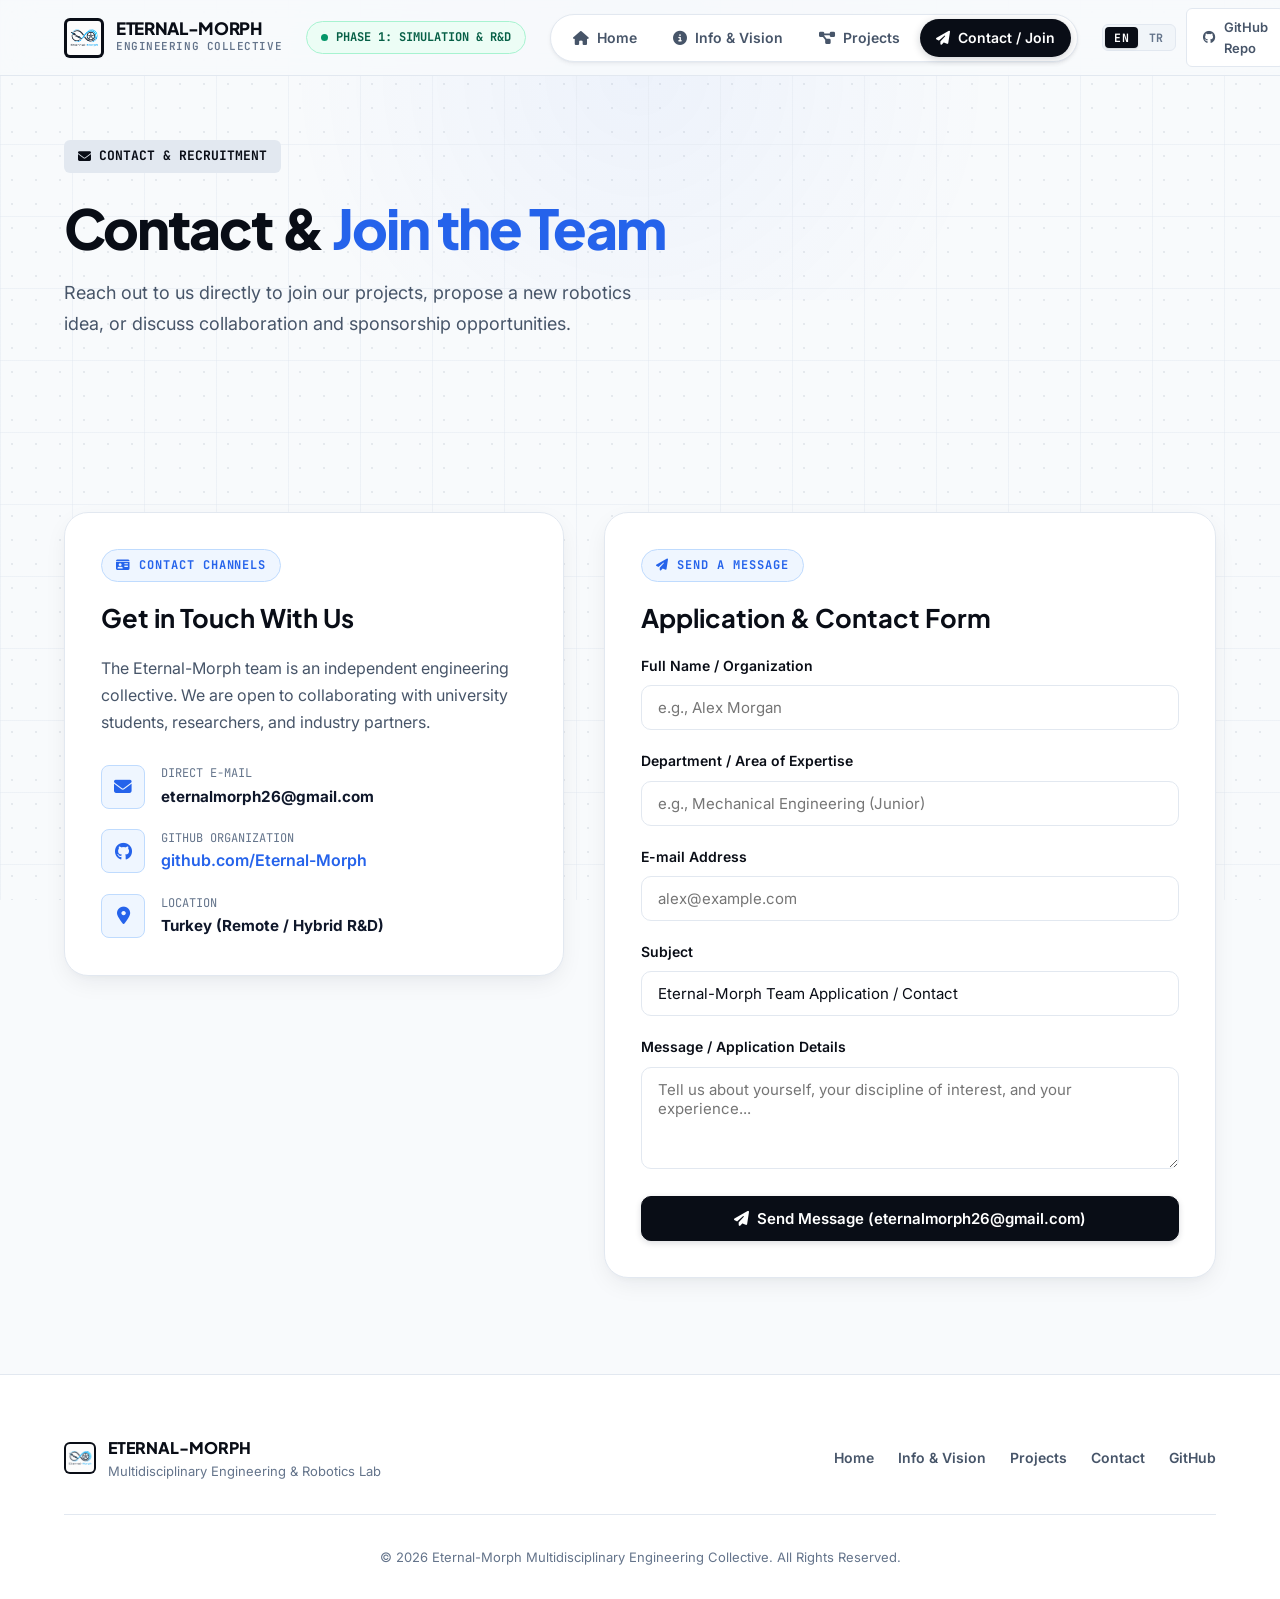
<file: contact/index.html>
<!DOCTYPE html>
<html lang="en">
<head>
    <meta charset="UTF-8">
    <meta name="viewport" content="width=device-width, initial-scale=1.0">
    <title data-i18n="meta.contact.title">Contact &amp; Join Us | Eternal-Morph</title>
    <meta name="description" content="Eternal-Morph: Team membership applications, robotics project proposals, and sponsorship contact portal.">
    <meta name="keywords" content="Eternal Morph contact, Eternal-Morph apply, join team, engineering internship, sponsorship, project proposal">
    <meta name="author" content="Eternal-Morph Engineering Team">
    <meta name="robots" content="index, follow">

    <!-- Canonical URL -->
    <link rel="canonical" href="https://eternalmorph.com.tr/contact/">

    <!-- Favicon & Touch Icon -->
    <link rel="icon" type="image/x-icon" href="/favicon.ico">
    <link rel="shortcut icon" href="/favicon.ico">
    <link rel="icon" type="image/png" href="/favicon.png">
    <link rel="apple-touch-icon" href="/assets/logo.png">

    <!-- Open Graph -->
    <meta property="og:type" content="website">
    <meta property="og:url" content="https://eternalmorph.com.tr/contact/">
    <meta property="og:title" content="Contact &amp; Join Us | Eternal-Morph">
    <meta property="og:description" content="Eternal-Morph: Team applications, project proposals, and sponsorship contact portal.">
    <meta property="og:image" content="https://eternalmorph.com.tr/assets/logo.png">
    <meta property="og:site_name" content="Eternal-Morph">
    <meta property="og:locale" content="en_US">

    <!-- Twitter Cards -->
    <meta name="twitter:card" content="summary_large_image">
    <meta name="twitter:url" content="https://eternalmorph.com.tr/contact/">
    <meta name="twitter:title" content="Contact &amp; Join Us | Eternal-Morph">
    <meta name="twitter:description" content="Eternal-Morph application, contact, and sponsorship portal.">
    <meta name="twitter:image" content="https://eternalmorph.com.tr/assets/logo.png">

    <!-- JSON-LD -->
    <script type="application/ld+json">
    {
      "@context": "https://schema.org",
      "@type": "ContactPage",
      "name": "Contact & Join Us",
      "url": "https://eternalmorph.com.tr/contact/",
      "description": "Eternal-Morph application, contact, and sponsorship portal.",
      "publisher": {
        "@type": "Organization",
        "name": "Eternal-Morph",
        "logo": "https://eternalmorph.com.tr/assets/logo.png"
      }
    }
    </script>
    
    <!-- Fonts -->
    <link rel="preconnect" href="https://fonts.googleapis.com">
    <link rel="preconnect" href="https://fonts.gstatic.com" crossorigin>
    <link href="https://fonts.googleapis.com/css2?family=Inter:wght@300;400;500;600;700&family=JetBrains+Mono:wght@400;500;600&family=Plus+Jakarta+Sans:wght@500;600;700;800&display=swap" rel="stylesheet">
    <link rel="stylesheet" href="https://cdnjs.cloudflare.com/ajax/libs/font-awesome/6.4.0/css/all.min.css">
    <link rel="stylesheet" href="../style.css">
</head>
<body>

    <div class="em-bg-glow"></div>
    <div class="em-bg-grid"></div>

    <!-- Header -->
    <header class="em-header" id="header">
        <div class="em-container em-header-container">
            <a href="/" class="em-brand">
                <img src="../assets/logo.png" alt="Eternal-Morph Logo" class="em-brand-logo">
                <div class="em-brand-text">
                    <span class="em-brand-main">ETERNAL-MORPH</span>
                    <span class="em-brand-sub">ENGINEERING COLLECTIVE</span>
                </div>
            </a>

            <div class="em-status-badge">
                <span class="em-pulse-dot"></span>
                <span data-i18n="nav.status">PHASE 1: SIMULATION &amp; R&amp;D</span>
            </div>

            <nav class="em-nav" id="nav-menu">
                <ul class="em-nav-list">
                    <li><a href="/" class="em-nav-link" data-i18n-html="nav.home"><i class="fa-solid fa-house"></i> Home</a></li>
                    <li><a href="/information/" class="em-nav-link" data-i18n-html="nav.info"><i class="fa-solid fa-circle-info"></i> Info &amp; Vision</a></li>
                    <li><a href="/projects/" class="em-nav-link" data-i18n-html="nav.projects"><i class="fa-solid fa-diagram-project"></i> Projects</a></li>
                    <li><a href="/contact/" class="em-nav-link active" data-i18n-html="nav.contact"><i class="fa-solid fa-paper-plane"></i> Contact / Join</a></li>
                </ul>
            </nav>

            <div class="em-header-actions">
                <div class="em-lang-switch" role="group" aria-label="Language Switcher">
                    <button type="button" class="em-lang-btn active" data-lang="en">EN</button>
                    <button type="button" class="em-lang-btn" data-lang="tr">TR</button>
                </div>
                <a href="https://github.com/Eternal-Morph" target="_blank" rel="noopener" class="em-btn em-btn-outline em-btn-sm" data-i18n-html="nav.github">
                    <i class="fa-brands fa-github"></i> GitHub Repo
                </a>
                <button class="em-menu-toggle" id="menu-toggle" aria-label="Toggle Menu">
                    <i class="fa-solid fa-bars"></i>
                </button>
            </div>
        </div>
    </header>

    <!-- Contact Hero -->
    <section class="em-hero" style="padding-top:140px; padding-bottom:40px;">
        <div class="em-container">
            <div class="em-hero-tag">
                <i class="fa-solid fa-envelope"></i> CONTACT &amp; RECRUITMENT
            </div>
            <h1 class="em-hero-title" data-i18n-html="contact.hero.title">
                Contact &amp; <span class="em-gradient-text">Join the Team</span>
            </h1>
            <p class="em-hero-subtitle" data-i18n="contact.hero.subtitle">
                Reach out to us directly to join our projects, propose a new robotics idea, or discuss collaboration and sponsorship opportunities.
            </p>
        </div>
    </section>

    <!-- Contact Grid -->
    <section class="em-section">
        <div class="em-container">
            <div class="em-contact-grid">
                
                <!-- Direct Info Card -->
                <div class="em-contact-card">
                    <span class="em-section-subtitle" data-i18n-html="contact.info.sub"><i class="fa-solid fa-id-card"></i> CONTACT CHANNELS</span>
                    <h2 style="font-family:var(--em-font-display); font-size:1.6rem; color:var(--em-primary); margin-bottom:16px;" data-i18n="contact.info.title">
                        Get in Touch With Us
                    </h2>
                    <p style="color:var(--em-text-secondary); margin-bottom:28px; line-height:1.7;" data-i18n="contact.info.desc">
                        The Eternal-Morph team is an independent engineering collective. We are open to collaborating with university students, researchers, and industry partners.
                    </p>

                    <div style="display:flex; flex-direction:column; gap:20px;">
                        <div style="display:flex; align-items:center; gap:16px;">
                            <div style="width:44px; height:44px; border-radius:8px; background:var(--em-accent-subtle); border:1px solid var(--em-accent-border); display:flex; align-items:center; justify-content:center; color:var(--em-accent); font-size:1.1rem;">
                                <i class="fa-solid fa-envelope"></i>
                            </div>
                            <div>
                                <span style="display:block; font-size:0.75rem; color:var(--em-text-muted); font-family:var(--em-font-mono);" data-i18n="contact.info.emailLabel">DIRECT E-MAIL</span>
                                <strong style="color:var(--em-text-primary); font-size:0.95rem;">eternalmorph26@gmail.com</strong>
                            </div>
                        </div>

                        <div style="display:flex; align-items:center; gap:16px;">
                            <div style="width:44px; height:44px; border-radius:8px; background:var(--em-accent-subtle); border:1px solid var(--em-accent-border); display:flex; align-items:center; justify-content:center; color:var(--em-accent); font-size:1.1rem;">
                                <i class="fa-brands fa-github"></i>
                            </div>
                            <div>
                                <span style="display:block; font-size:0.75rem; color:var(--em-text-muted); font-family:var(--em-font-mono);" data-i18n="contact.info.githubLabel">GITHUB ORGANIZATION</span>
                                <a href="https://github.com/Eternal-Morph" target="_blank" rel="noopener" style="color:var(--em-accent); text-decoration:none; font-weight:600;">github.com/Eternal-Morph</a>
                            </div>
                        </div>

                        <div style="display:flex; align-items:center; gap:16px;">
                            <div style="width:44px; height:44px; border-radius:8px; background:var(--em-accent-subtle); border:1px solid var(--em-accent-border); display:flex; align-items:center; justify-content:center; color:var(--em-accent); font-size:1.1rem;">
                                <i class="fa-solid fa-location-dot"></i>
                            </div>
                            <div>
                                <span style="display:block; font-size:0.75rem; color:var(--em-text-muted); font-family:var(--em-font-mono);" data-i18n="contact.info.locLabel">LOCATION</span>
                                <strong style="color:var(--em-text-primary); font-size:0.95rem;" data-i18n="contact.info.locVal">Turkey (Remote / Hybrid R&amp;D)</strong>
                            </div>
                        </div>
                    </div>
                </div>

                <!-- Form Card -->
                <div class="em-contact-card">
                    <span class="em-section-subtitle" data-i18n-html="contact.form.sub"><i class="fa-solid fa-paper-plane"></i> SEND A MESSAGE</span>
                    <h2 style="font-family:var(--em-font-display); font-size:1.6rem; color:var(--em-primary); margin-bottom:16px;" data-i18n="contact.form.title">
                        Application &amp; Contact Form
                    </h2>
                    <form id="contact-form" onsubmit="handleContactSubmit(event)">
                        <div class="em-form-group">
                            <label for="c-name" data-i18n="contact.form.nameLabel">Full Name / Organization</label>
                            <input type="text" name="name" id="c-name" class="em-form-input" placeholder="e.g., Alex Morgan" data-i18n-placeholder="contact.form.namePh" required>
                        </div>
                        <div class="em-form-group">
                            <label for="c-department" data-i18n="contact.form.deptLabel">Department / Area of Expertise</label>
                            <input type="text" name="department" id="c-department" class="em-form-input" placeholder="e.g., Mechanical Engineering (Junior)" data-i18n-placeholder="contact.form.deptPh" required>
                        </div>
                        <div class="em-form-group">
                            <label for="c-email" data-i18n="contact.form.emailLabel">E-mail Address</label>
                            <input type="email" name="email" id="c-email" class="em-form-input" placeholder="alex@example.com" data-i18n-placeholder="contact.form.emailPh" required>
                        </div>
                        <div class="em-form-group">
                            <label for="c-subject" data-i18n="contact.form.subjectLabel">Subject</label>
                            <input type="text" name="subject" id="c-subject" class="em-form-input" value="Eternal-Morph Team Application / Contact" data-i18n-value="contact.form.subjectVal" required>
                        </div>
                        <div class="em-form-group">
                            <label for="c-message" data-i18n="contact.form.msgLabel">Message / Application Details</label>
                            <textarea name="message" id="c-message" class="em-form-input" rows="4" placeholder="Tell us about yourself, your discipline of interest, and your experience..." data-i18n-placeholder="contact.form.msgPh" required></textarea>
                        </div>
                        <button type="submit" id="contact-submit-btn" class="em-btn em-btn-primary em-btn-block" data-i18n-html="contact.form.submit">
                            <i class="fa-solid fa-paper-plane"></i> Send Message (eternalmorph26@gmail.com)
                        </button>
                        <div id="contact-form-status" class="em-form-status" style="display:none;"></div>
                    </form>
                </div>

            </div>
        </div>
    </section>

    <!-- Footer -->
    <footer class="em-footer">
        <div class="em-container em-footer-content">
            <div class="em-footer-top">
                <div class="em-footer-brand">
                    <img src="../assets/logo.png" alt="Eternal Morph Logo" class="em-footer-logo">
                    <div>
                        <h4>ETERNAL-MORPH</h4>
                        <p data-i18n="footer.subtitle">Multidisciplinary Engineering &amp; Robotics Lab</p>
                    </div>
                </div>
                <div class="em-footer-links">
                    <a href="/" data-i18n="footer.home">Home</a>
                    <a href="/information/" data-i18n="footer.info">Info &amp; Vision</a>
                    <a href="/projects/" data-i18n="footer.projects">Projects</a>
                    <a href="/contact/" data-i18n="footer.contact">Contact</a>
                    <a href="https://github.com/Eternal-Morph" target="_blank" rel="noopener">GitHub</a>
                </div>
            </div>
            <div class="em-footer-copy">
                <p data-i18n="footer.copy">&copy; 2026 Eternal-Morph Multidisciplinary Engineering Collective. All Rights Reserved.</p>
            </div>
        </div>
    </footer>

    <script src="../script.js?v=i18n1"></script>
</body>
</html>
</file>
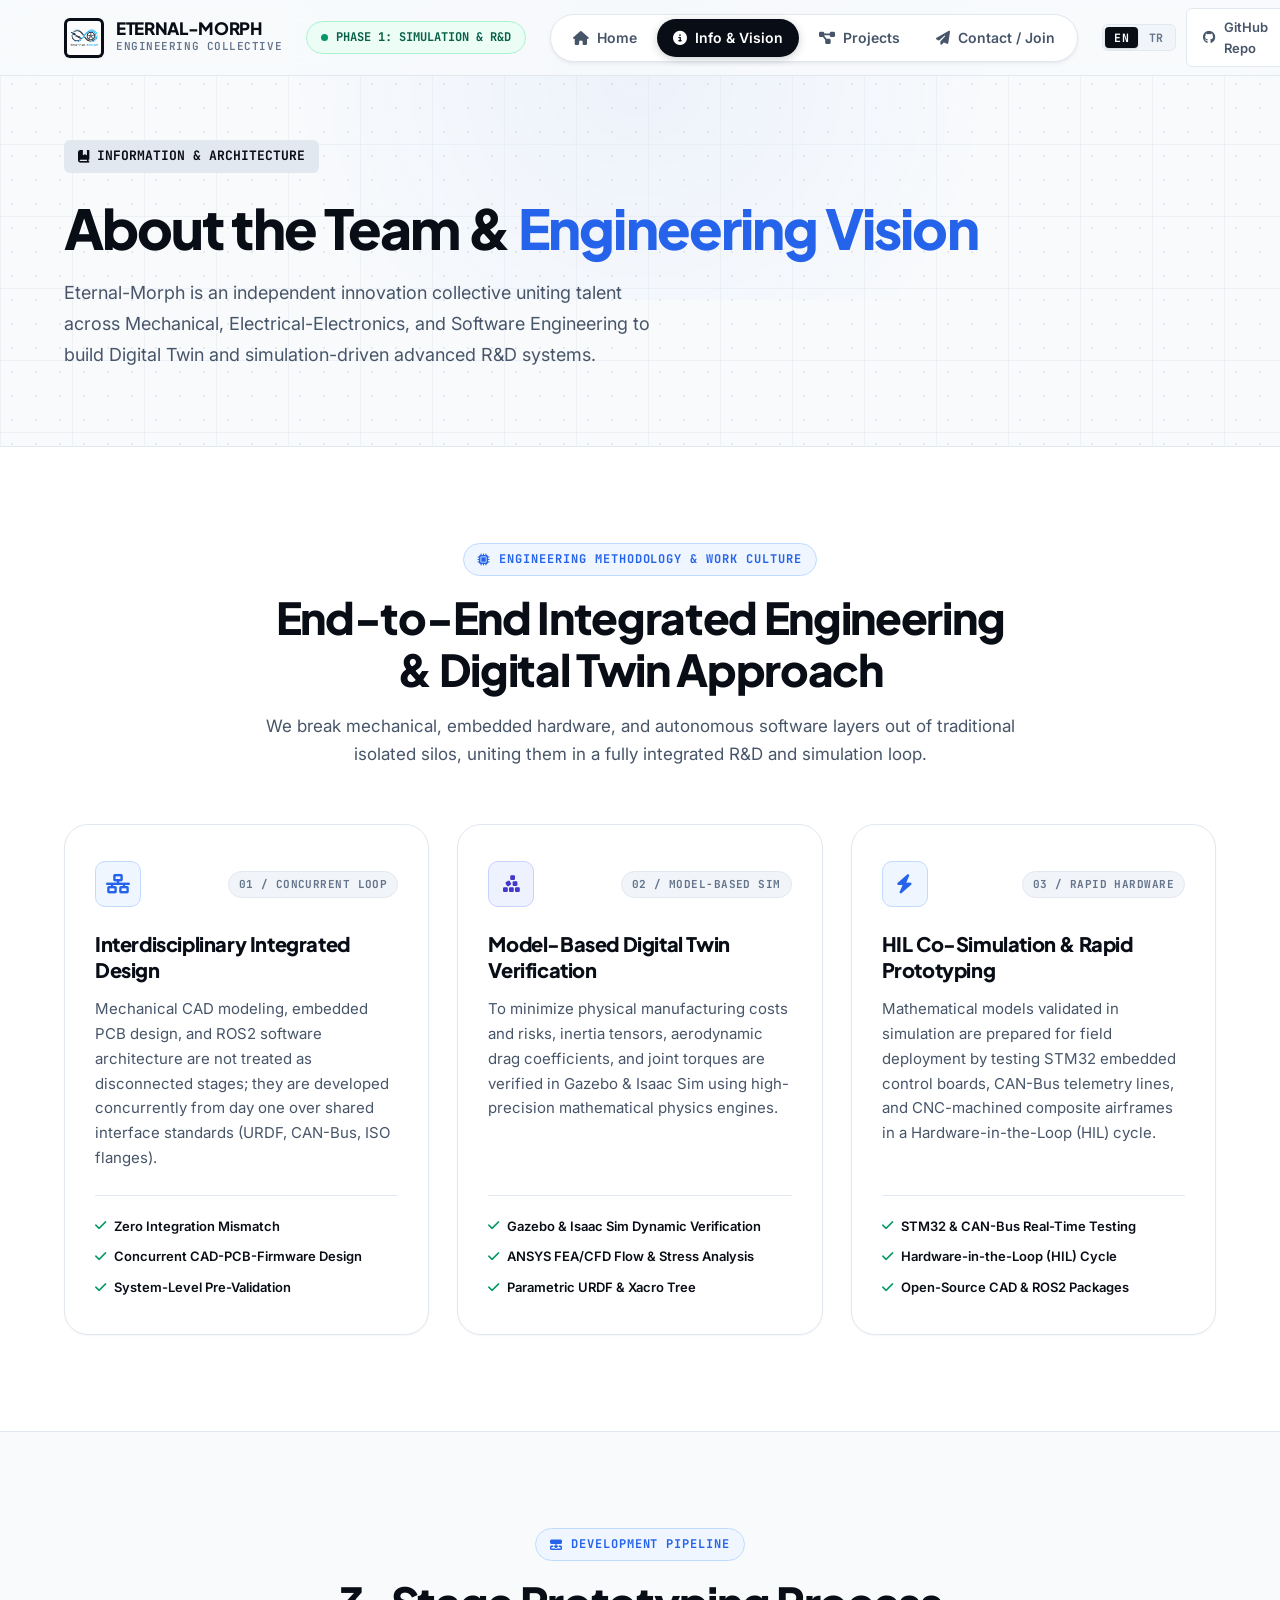
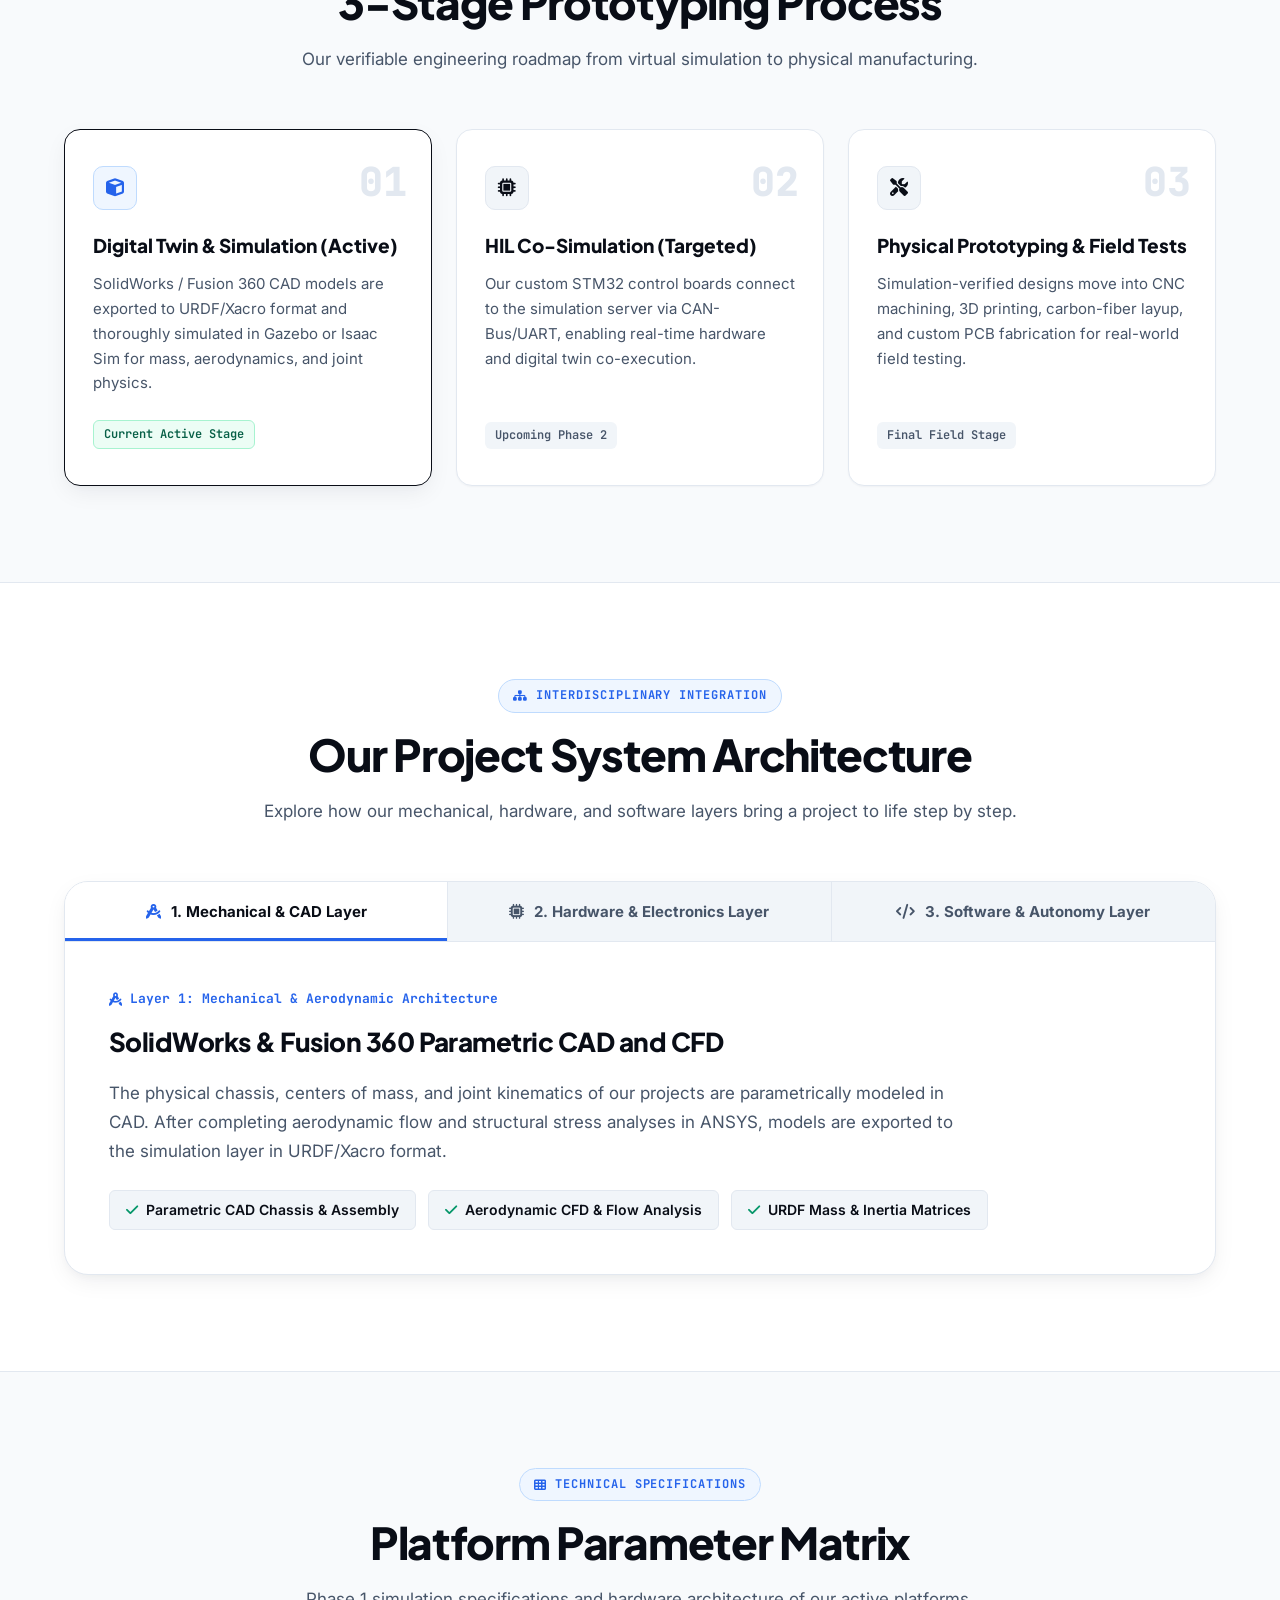
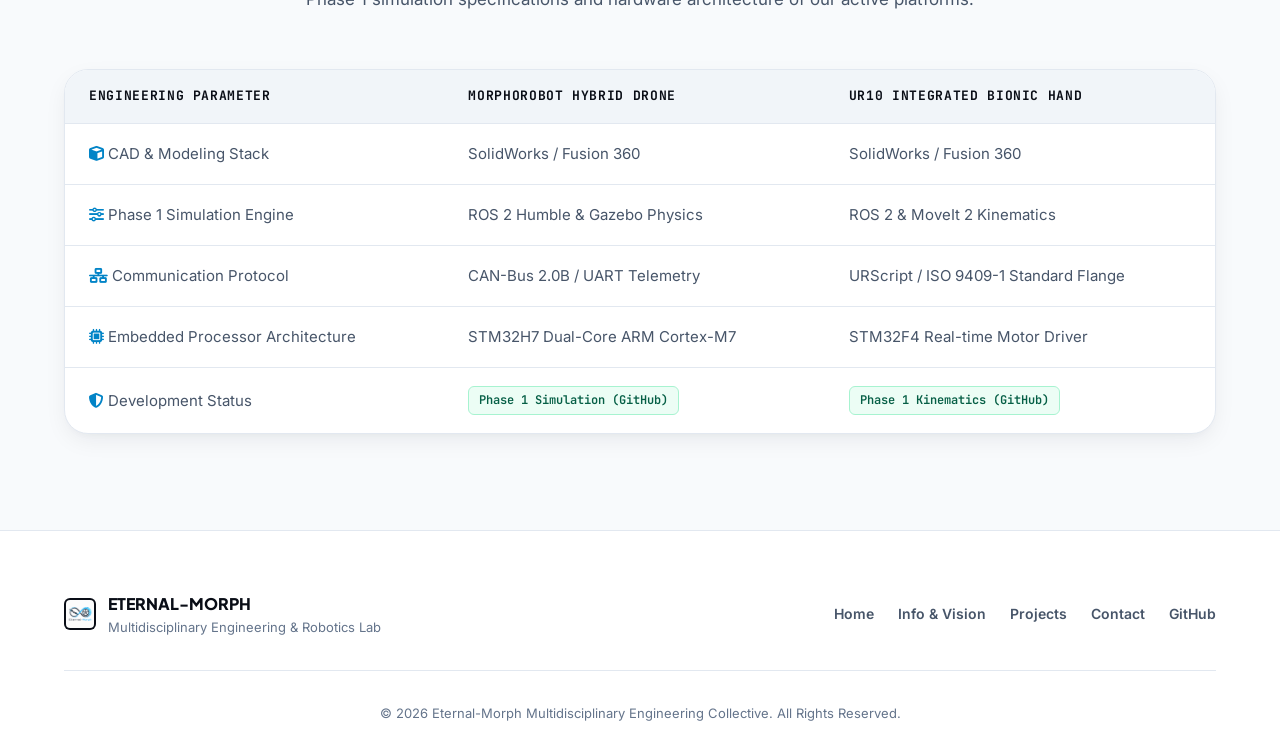
<file: information/index.html>
<!DOCTYPE html>
<html lang="en">
<head>
    <meta charset="UTF-8">
    <meta name="viewport" content="width=device-width, initial-scale=1.0">
    <title data-i18n="meta.info.title">About &amp; Engineering Vision | Eternal-Morph</title>
    <meta name="description" content="Eternal-Morph: Vision, HIL, and simulation methodology of our multidisciplinary engineering collective uniting Mechanical, Electrical-Electronics, and Software Engineering.">
    <meta name="keywords" content="Eternal Morph vision, Eternal-Morph team, multidisciplinary engineering, HIL simulation, digital twin, robotics vision">
    <meta name="author" content="Eternal-Morph Engineering Team">
    <meta name="robots" content="index, follow">

    <!-- Canonical URL -->
    <link rel="canonical" href="https://eternalmorph.com.tr/information/">

    <!-- Favicon & Touch Icon -->
    <link rel="icon" type="image/x-icon" href="/favicon.ico">
    <link rel="shortcut icon" href="/favicon.ico">
    <link rel="icon" type="image/png" href="/favicon.png">
    <link rel="apple-touch-icon" href="/assets/logo.png">

    <!-- Open Graph -->
    <meta property="og:type" content="article">
    <meta property="og:url" content="https://eternalmorph.com.tr/information/">
    <meta property="og:title" content="About &amp; Engineering Vision | Eternal-Morph">
    <meta property="og:description" content="Eternal-Morph: Vision and methodology of our multidisciplinary engineering collective.">
    <meta property="og:image" content="https://eternalmorph.com.tr/assets/logo.png">
    <meta property="og:site_name" content="Eternal-Morph">
    <meta property="og:locale" content="en_US">

    <!-- Twitter Cards -->
    <meta name="twitter:card" content="summary_large_image">
    <meta name="twitter:url" content="https://eternalmorph.com.tr/information/">
    <meta name="twitter:title" content="About &amp; Engineering Vision | Eternal-Morph">
    <meta name="twitter:description" content="Our multidisciplinary engineering collective's vision and simulation methodology.">
    <meta name="twitter:image" content="https://eternalmorph.com.tr/assets/logo.png">

    <!-- JSON-LD -->
    <script type="application/ld+json">
    {
      "@context": "https://schema.org",
      "@type": "AboutPage",
      "name": "About & Engineering Vision",
      "url": "https://eternalmorph.com.tr/information/",
      "description": "Vision, HIL, and simulation methodology of the Eternal-Morph multidisciplinary collective.",
      "publisher": {
        "@type": "Organization",
        "name": "Eternal-Morph",
        "logo": "https://eternalmorph.com.tr/assets/logo.png"
      }
    }
    </script>
    
    <!-- Fonts -->
    <link rel="preconnect" href="https://fonts.googleapis.com">
    <link rel="preconnect" href="https://fonts.gstatic.com" crossorigin>
    <link href="https://fonts.googleapis.com/css2?family=Inter:wght@300;400;500;600;700&family=JetBrains+Mono:wght@400;500;600&family=Plus+Jakarta+Sans:wght@500;600;700;800&display=swap" rel="stylesheet">
    <link rel="stylesheet" href="https://cdnjs.cloudflare.com/ajax/libs/font-awesome/6.4.0/css/all.min.css">
    <link rel="stylesheet" href="../style.css">
</head>
<body>

    <div class="em-bg-glow"></div>
    <div class="em-bg-grid"></div>

    <!-- Header -->
    <header class="em-header" id="header">
        <div class="em-container em-header-container">
            <a href="/" class="em-brand">
                <img src="../assets/logo.png" alt="Eternal-Morph Logo" class="em-brand-logo">
                <div class="em-brand-text">
                    <span class="em-brand-main">ETERNAL-MORPH</span>
                    <span class="em-brand-sub">ENGINEERING COLLECTIVE</span>
                </div>
            </a>

            <div class="em-status-badge">
                <span class="em-pulse-dot"></span>
                <span data-i18n="nav.status">PHASE 1: SIMULATION &amp; R&amp;D</span>
            </div>

            <nav class="em-nav" id="nav-menu">
                <ul class="em-nav-list">
                    <li><a href="/" class="em-nav-link" data-i18n-html="nav.home"><i class="fa-solid fa-house"></i> Home</a></li>
                    <li><a href="/information/" class="em-nav-link active" data-i18n-html="nav.info"><i class="fa-solid fa-circle-info"></i> Info &amp; Vision</a></li>
                    <li><a href="/projects/" class="em-nav-link" data-i18n-html="nav.projects"><i class="fa-solid fa-diagram-project"></i> Projects</a></li>
                    <li><a href="/contact/" class="em-nav-link" data-i18n-html="nav.contact"><i class="fa-solid fa-paper-plane"></i> Contact / Join</a></li>
                </ul>
            </nav>

            <div class="em-header-actions">
                <div class="em-lang-switch" role="group" aria-label="Language Switcher">
                    <button type="button" class="em-lang-btn active" data-lang="en">EN</button>
                    <button type="button" class="em-lang-btn" data-lang="tr">TR</button>
                </div>
                <a href="https://github.com/Eternal-Morph" target="_blank" rel="noopener" class="em-btn em-btn-outline em-btn-sm" data-i18n-html="nav.github">
                    <i class="fa-brands fa-github"></i> GitHub Repo
                </a>
                <button class="em-menu-toggle" id="menu-toggle" aria-label="Toggle Menu">
                    <i class="fa-solid fa-bars"></i>
                </button>
            </div>
        </div>
    </header>

    <!-- Inner Page Hero -->
    <section class="em-hero" style="padding-top:140px; padding-bottom:40px;">
        <div class="em-container">
            <div class="em-hero-tag">
                <i class="fa-solid fa-book-bookmark"></i> INFORMATION &amp; ARCHITECTURE
            </div>
            <h1 class="em-hero-title" data-i18n-html="info.hero.title">
                About the Team &amp; <span class="em-gradient-text">Engineering Vision</span>
            </h1>
            <p class="em-hero-subtitle" data-i18n="info.hero.subtitle">
                Eternal-Morph is an independent innovation collective uniting talent across Mechanical, Electrical-Electronics, and Software Engineering to build Digital Twin and simulation-driven advanced R&amp;D systems.
            </p>
        </div>
    </section>

    <!-- Team Vision & Engineering Methodology -->
    <section id="vizyon" class="em-section em-section-alt">
        <div class="em-container">
            <div class="em-section-header">
                <span class="em-section-subtitle" data-i18n-html="home.vision.sub"><i class="fa-solid fa-microchip"></i> ENGINEERING METHODOLOGY &amp; WORK CULTURE</span>
                <h2 class="em-section-title" data-i18n="home.vision.title">End-to-End Integrated Engineering &amp; Digital Twin Approach</h2>
                <p class="em-section-desc" data-i18n="home.vision.desc">We break mechanical, embedded hardware, and autonomous software layers out of traditional isolated silos, uniting them in a fully integrated R&amp;D and simulation loop.</p>
            </div>

            <div class="em-values-grid">
                <!-- CARD 1 -->
                <div class="em-value-card">
                    <div class="em-value-header">
                        <div class="em-value-icon"><i class="fa-solid fa-network-wired"></i></div>
                        <span class="em-value-step" data-i18n="home.vision.c1Step">01 / CONCURRENT LOOP</span>
                    </div>
                    <h3 data-i18n="home.vision.c1Title">Interdisciplinary Integrated Design</h3>
                    <p data-i18n="home.vision.c1Desc">Mechanical CAD modeling, embedded PCB design, and ROS2 software architecture are not treated as disconnected stages; they are developed concurrently from day one over shared interface standards (URDF, CAN-Bus, ISO flanges).</p>
                    <div class="em-value-specs">
                        <span class="em-spec-pill" data-i18n-html="home.vision.c1P1"><i class="fa-solid fa-check"></i> Zero Integration Mismatch</span>
                        <span class="em-spec-pill" data-i18n-html="home.vision.c1P2"><i class="fa-solid fa-check"></i> Concurrent CAD-PCB-Firmware Design</span>
                        <span class="em-spec-pill" data-i18n-html="home.vision.c1P3"><i class="fa-solid fa-check"></i> System-Level Pre-Validation</span>
                    </div>
                </div>

                <!-- CARD 2 -->
                <div class="em-value-card">
                    <div class="em-value-header">
                        <div class="em-value-icon em-icon-accent"><i class="fa-solid fa-cubes-stacked"></i></div>
                        <span class="em-value-step" data-i18n="home.vision.c2Step">02 / MODEL-BASED SIM</span>
                    </div>
                    <h3 data-i18n="home.vision.c2Title">Model-Based Digital Twin Verification</h3>
                    <p data-i18n="home.vision.c2Desc">To minimize physical manufacturing costs and risks, inertia tensors, aerodynamic drag coefficients, and joint torques are verified in Gazebo &amp; Isaac Sim using high-precision mathematical physics engines.</p>
                    <div class="em-value-specs">
                        <span class="em-spec-pill" data-i18n-html="home.vision.c2P1"><i class="fa-solid fa-check"></i> Gazebo &amp; Isaac Sim Dynamic Verification</span>
                        <span class="em-spec-pill" data-i18n-html="home.vision.c2P2"><i class="fa-solid fa-check"></i> ANSYS FEA/CFD Flow &amp; Stress Analysis</span>
                        <span class="em-spec-pill" data-i18n-html="home.vision.c2P3"><i class="fa-solid fa-check"></i> Parametric URDF &amp; Xacro Tree</span>
                    </div>
                </div>

                <!-- CARD 3 -->
                <div class="em-value-card">
                    <div class="em-value-header">
                        <div class="em-value-icon"><i class="fa-solid fa-bolt"></i></div>
                        <span class="em-value-step" data-i18n="home.vision.c3Step">03 / RAPID HARDWARE</span>
                    </div>
                    <h3 data-i18n="home.vision.c3Title">HIL Co-Simulation &amp; Rapid Prototyping</h3>
                    <p data-i18n="home.vision.c3Desc">Mathematical models validated in simulation are prepared for field deployment by testing STM32 embedded control boards, CAN-Bus telemetry lines, and CNC-machined composite airframes in a Hardware-in-the-Loop (HIL) cycle.</p>
                    <div class="em-value-specs">
                        <span class="em-spec-pill" data-i18n-html="home.vision.c3P1"><i class="fa-solid fa-check"></i> STM32 &amp; CAN-Bus Real-Time Testing</span>
                        <span class="em-spec-pill" data-i18n-html="home.vision.c3P2"><i class="fa-solid fa-check"></i> Hardware-in-the-Loop (HIL) Cycle</span>
                        <span class="em-spec-pill" data-i18n-html="home.vision.c3P3"><i class="fa-solid fa-check"></i> Open-Source CAD &amp; ROS2 Packages</span>
                    </div>
                </div>
            </div>
        </div>
    </section>

    <!-- 3-Step Development Methodology -->
    <section class="em-section">
        <div class="em-container">
            <div class="em-section-header">
                <span class="em-section-subtitle" data-i18n-html="info.pipe.sub"><i class="fa-solid fa-diagram-next"></i> DEVELOPMENT PIPELINE</span>
                <h2 class="em-section-title" data-i18n="info.pipe.title">3-Stage Prototyping Process</h2>
                <p class="em-section-desc" data-i18n="info.pipe.desc">Our verifiable engineering roadmap from virtual simulation to physical manufacturing.</p>
            </div>

            <div class="em-hil-pipeline">
                <div class="em-pipeline-step active-step">
                    <div class="em-step-number">01</div>
                    <div class="em-step-icon em-icon-cyan"><i class="fa-solid fa-cube"></i></div>
                    <h3 data-i18n="info.pipe.s1Title">Digital Twin &amp; Simulation (Active)</h3>
                    <p data-i18n="info.pipe.s1Desc">SolidWorks / Fusion 360 CAD models are exported to URDF/Xacro format and thoroughly simulated in Gazebo or Isaac Sim for mass, aerodynamics, and joint physics.</p>
                    <span class="em-step-tag em-tag-active" data-i18n="info.pipe.s1Tag">Current Active Stage</span>
                </div>

                <div class="em-pipeline-step">
                    <div class="em-step-number">02</div>
                    <div class="em-step-icon"><i class="fa-solid fa-microchip"></i></div>
                    <h3 data-i18n="info.pipe.s2Title">HIL Co-Simulation (Targeted)</h3>
                    <p data-i18n="info.pipe.s2Desc">Our custom STM32 control boards connect to the simulation server via CAN-Bus/UART, enabling real-time hardware and digital twin co-execution.</p>
                    <span class="em-step-tag" data-i18n="info.pipe.s2Tag">Upcoming Phase 2</span>
                </div>

                <div class="em-pipeline-step">
                    <div class="em-step-number">03</div>
                    <div class="em-step-icon"><i class="fa-solid fa-screwdriver-wrench"></i></div>
                    <h3 data-i18n="info.pipe.s3Title">Physical Prototyping &amp; Field Tests</h3>
                    <p data-i18n="info.pipe.s3Desc">Simulation-verified designs move into CNC machining, 3D printing, carbon-fiber layup, and custom PCB fabrication for real-world field testing.</p>
                    <span class="em-step-tag" data-i18n="info.pipe.s3Tag">Final Field Stage</span>
                </div>
            </div>
        </div>
    </section>

    <!-- Interactive System Architecture Explorer -->
    <section id="mimari" class="em-section em-section-alt">
        <div class="em-container">
            <div class="em-section-header">
                <span class="em-section-subtitle" data-i18n-html="home.arch.sub"><i class="fa-solid fa-sitemap"></i> INTERDISCIPLINARY INTEGRATION</span>
                <h2 class="em-section-title" data-i18n="home.arch.title">Our Project System Architecture</h2>
                <p class="em-section-desc" data-i18n="home.arch.desc">Explore how our mechanical, hardware, and software layers bring a project to life step by step.</p>
            </div>

            <div class="em-architecture-explorer">
                <div class="em-arch-tabs">
                    <button class="em-arch-tab active" data-arch="mech" data-i18n-html="home.arch.tabMech">
                        <i class="fa-solid fa-compass-drafting"></i> 1. Mechanical &amp; CAD Layer
                    </button>
                    <button class="em-arch-tab" data-arch="elec" data-i18n-html="home.arch.tabElec">
                        <i class="fa-solid fa-microchip"></i> 2. Hardware &amp; Electronics Layer
                    </button>
                    <button class="em-arch-tab" data-arch="soft" data-i18n-html="home.arch.tabSoft">
                        <i class="fa-solid fa-code"></i> 3. Software &amp; Autonomy Layer
                    </button>
                </div>

                <div class="em-arch-content-box" id="arch-display-content">
                    <div class="em-arch-info">
                        <div class="em-arch-badge"><i class="fa-solid fa-compass-drafting"></i> Layer 1: Mechanical &amp; Aerodynamic Architecture</div>
                        <h3>SolidWorks &amp; Fusion 360 Parametric CAD and CFD</h3>
                        <p>The physical chassis, centers of mass, and joint kinematics of our projects are parametrically modeled in CAD. After completing aerodynamic flow and structural stress analyses in ANSYS, models are exported to the simulation layer in URDF/Xacro format.</p>
                        <div class="em-arch-highlights-list">
                            <span><i class="fa-solid fa-check"></i> Parametric CAD Chassis &amp; Assembly</span>
                            <span><i class="fa-solid fa-check"></i> Aerodynamic CFD &amp; Flow Analysis</span>
                            <span><i class="fa-solid fa-check"></i> URDF Mass &amp; Inertia Matrices</span>
                        </div>
                    </div>
                </div>
            </div>
        </div>
    </section>

    <!-- Engineering Comparison Matrix -->
    <section class="em-section">
        <div class="em-container">
            <div class="em-section-header">
                <span class="em-section-subtitle" data-i18n-html="home.matrix.sub"><i class="fa-solid fa-table-cells"></i> TECHNICAL SPECIFICATIONS</span>
                <h2 class="em-section-title" data-i18n="home.matrix.title">Platform Parameter Matrix</h2>
                <p class="em-section-desc" data-i18n="home.matrix.desc">Phase 1 simulation specifications and hardware architecture of our active platforms.</p>
            </div>

            <div class="em-matrix-wrapper">
                <table class="em-matrix-table">
                    <thead>
                        <tr>
                            <th data-i18n="home.matrix.colParam">ENGINEERING PARAMETER</th>
                            <th data-i18n="home.matrix.colMorpho">MORPHOROBOT HYBRID DRONE</th>
                            <th data-i18n="home.matrix.colHand">UR10 INTEGRATED BIONIC HAND</th>
                        </tr>
                    </thead>
                    <tbody>
                        <tr>
                            <td data-i18n-html="home.matrix.r1Label"><i class="fa-solid fa-cube t-cyan"></i> CAD &amp; Modeling Stack</td>
                            <td>SolidWorks / Fusion 360</td>
                            <td>SolidWorks / Fusion 360</td>
                        </tr>
                        <tr>
                            <td data-i18n-html="home.matrix.r2Label"><i class="fa-solid fa-sliders t-cyan"></i> Phase 1 Simulation Engine</td>
                            <td>ROS 2 Humble &amp; Gazebo Physics</td>
                            <td>ROS 2 &amp; MoveIt 2 Kinematics</td>
                        </tr>
                        <tr>
                            <td data-i18n-html="home.matrix.r3Label"><i class="fa-solid fa-network-wired t-cyan"></i> Communication Protocol</td>
                            <td data-i18n="home.matrix.r3Morpho">CAN-Bus 2.0B / UART Telemetry</td>
                            <td data-i18n="home.matrix.r3Hand">URScript / ISO 9409-1 Standard Flange</td>
                        </tr>
                        <tr>
                            <td data-i18n-html="home.matrix.r4Label"><i class="fa-solid fa-microchip t-cyan"></i> Embedded Processor Architecture</td>
                            <td>STM32H7 Dual-Core ARM Cortex-M7</td>
                            <td>STM32F4 Real-time Motor Driver</td>
                        </tr>
                        <tr>
                            <td data-i18n-html="home.matrix.r5Label"><i class="fa-solid fa-shield-halved t-cyan"></i> Development Status</td>
                            <td><span class="em-step-tag em-tag-active" data-i18n="home.matrix.r5Morpho">Phase 1 Simulation (GitHub)</span></td>
                            <td><span class="em-step-tag em-tag-active" data-i18n="home.matrix.r5Hand">Phase 1 Kinematics (GitHub)</span></td>
                        </tr>
                    </tbody>
                </table>
            </div>
        </div>
    </section>

    <!-- Footer -->
    <footer class="em-footer">
        <div class="em-container em-footer-content">
            <div class="em-footer-top">
                <div class="em-footer-brand">
                    <img src="../assets/logo.png" alt="Eternal Morph Logo" class="em-footer-logo">
                    <div>
                        <h4>ETERNAL-MORPH</h4>
                        <p data-i18n="footer.subtitle">Multidisciplinary Engineering &amp; Robotics Lab</p>
                    </div>
                </div>
                <div class="em-footer-links">
                    <a href="/" data-i18n="footer.home">Home</a>
                    <a href="/information/" data-i18n="footer.info">Info &amp; Vision</a>
                    <a href="/projects/" data-i18n="footer.projects">Projects</a>
                    <a href="/contact/" data-i18n="footer.contact">Contact</a>
                    <a href="https://github.com/Eternal-Morph" target="_blank" rel="noopener">GitHub</a>
                </div>
            </div>
            <div class="em-footer-copy">
                <p data-i18n="footer.copy">&copy; 2026 Eternal-Morph Multidisciplinary Engineering Collective. All Rights Reserved.</p>
            </div>
        </div>
    </footer>

    <script src="../script.js?v=i18n1"></script>
</body>
</html>
</file>
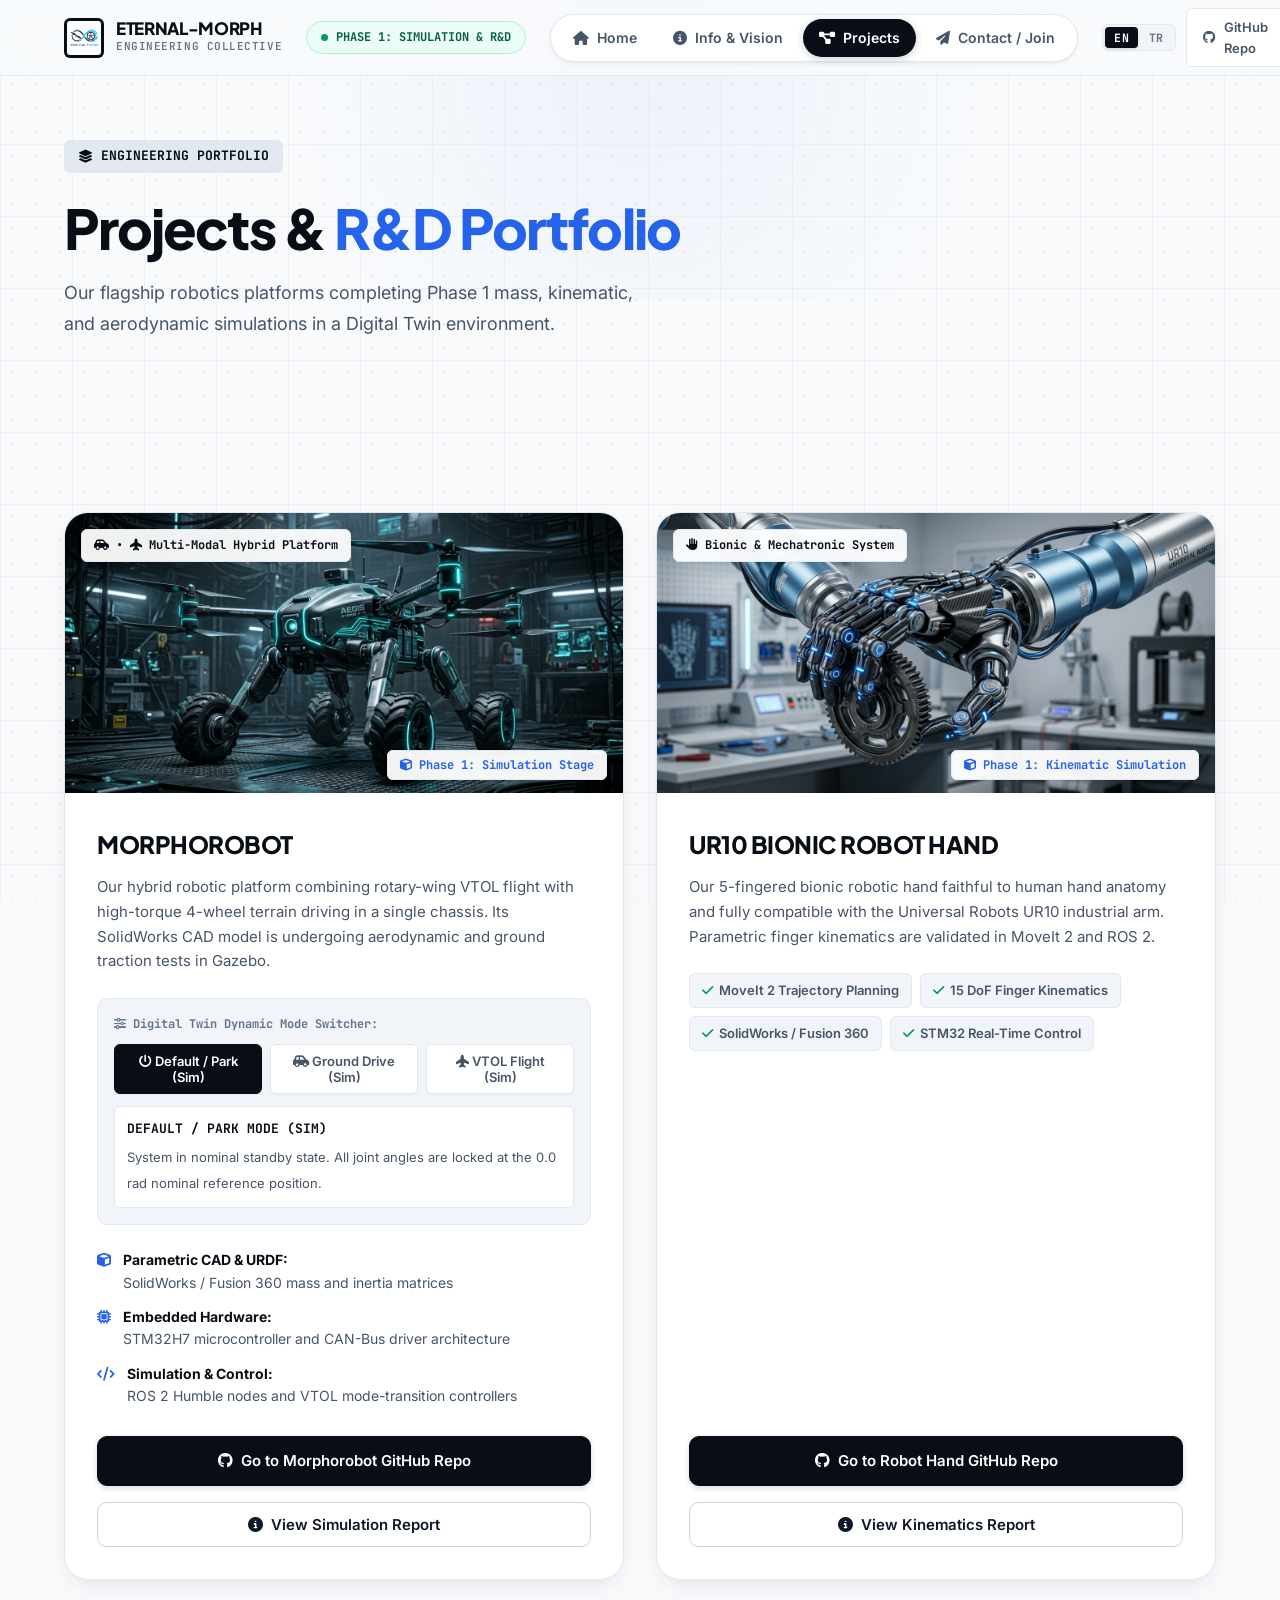
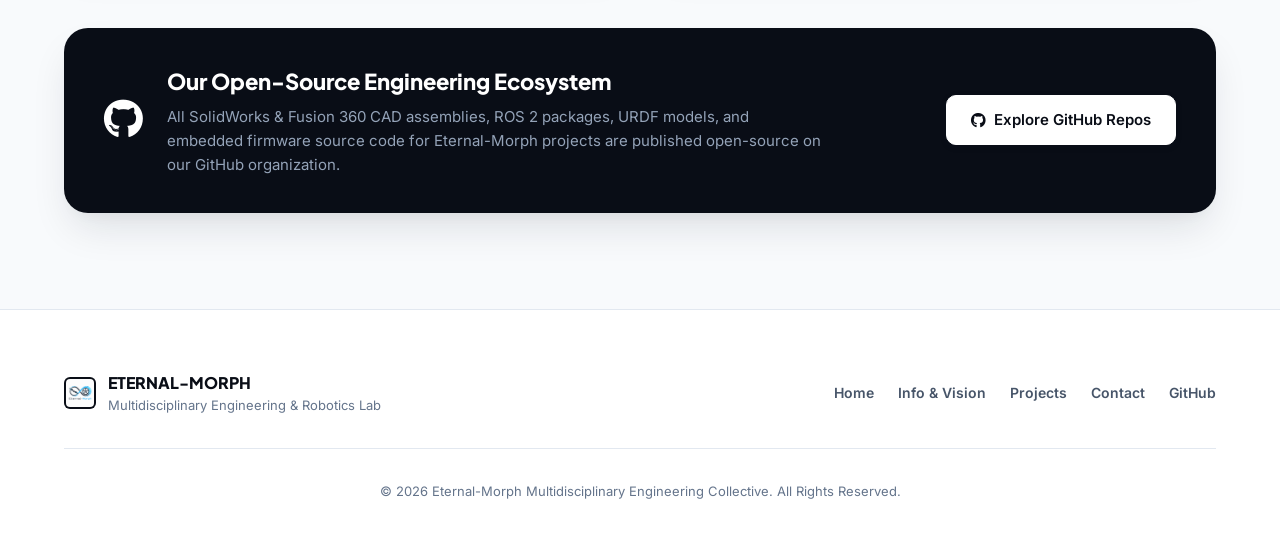
<file: projects/index.html>
<!DOCTYPE html>
<html lang="en">
<head>
    <meta charset="UTF-8">
    <meta name="viewport" content="width=device-width, initial-scale=1.0">
    <title data-i18n="meta.projects.title">Projects &amp; R&amp;D Portfolio | Eternal-Morph</title>
    <meta name="description" content="Eternal-Morph: Flagship projects Morphorobot and UR10 Bionic Robot Hand, Phase 1 simulation and digital twin R&D portfolio.">
    <meta name="keywords" content="Eternal Morph projects, Morphorobot, UR10 Robot Hand, digital twin simulation, robotics R&D, Eternal-Morph portfolio">
    <meta name="author" content="Eternal-Morph Engineering Team">
    <meta name="robots" content="index, follow">

    <!-- Canonical URL -->
    <link rel="canonical" href="https://eternalmorph.com.tr/projects/">

    <!-- Favicon & Touch Icon -->
    <link rel="icon" type="image/x-icon" href="/favicon.ico">
    <link rel="shortcut icon" href="/favicon.ico">
    <link rel="icon" type="image/png" href="/favicon.png">
    <link rel="apple-touch-icon" href="/assets/logo.png">

    <!-- Open Graph -->
    <meta property="og:type" content="website">
    <meta property="og:url" content="https://eternalmorph.com.tr/projects/">
    <meta property="og:title" content="Projects &amp; R&amp;D Portfolio | Eternal-Morph">
    <meta property="og:description" content="Eternal-Morph: Morphorobot and UR10 Robot Hand flagship projects and Phase 1 digital twin portfolio.">
    <meta property="og:image" content="https://eternalmorph.com.tr/assets/morphorobot.jpg">
    <meta property="og:site_name" content="Eternal-Morph">
    <meta property="og:locale" content="en_US">

    <!-- Twitter Cards -->
    <meta name="twitter:card" content="summary_large_image">
    <meta name="twitter:url" content="https://eternalmorph.com.tr/projects/">
    <meta name="twitter:title" content="Projects &amp; R&amp;D Portfolio | Eternal-Morph">
    <meta name="twitter:description" content="Morphorobot and UR10 Robot Hand flagship projects and simulation portfolio.">
    <meta name="twitter:image" content="https://eternalmorph.com.tr/assets/morphorobot.jpg">

    <!-- JSON-LD -->
    <script type="application/ld+json">
    {
      "@context": "https://schema.org",
      "@type": "CollectionPage",
      "name": "Projects & R&D Portfolio",
      "url": "https://eternalmorph.com.tr/projects/",
      "description": "Eternal-Morph Morphorobot and UR10 Robot Hand flagship projects and simulation portfolio.",
      "publisher": {
        "@type": "Organization",
        "name": "Eternal-Morph",
        "logo": "https://eternalmorph.com.tr/assets/logo.png"
      }
    }
    </script>
    
    <!-- Fonts -->
    <link rel="preconnect" href="https://fonts.googleapis.com">
    <link rel="preconnect" href="https://fonts.gstatic.com" crossorigin>
    <link href="https://fonts.googleapis.com/css2?family=Inter:wght@300;400;500;600;700&family=JetBrains+Mono:wght@400;500;600&family=Plus+Jakarta+Sans:wght@500;600;700;800&display=swap" rel="stylesheet">
    <link rel="stylesheet" href="https://cdnjs.cloudflare.com/ajax/libs/font-awesome/6.4.0/css/all.min.css">
    <link rel="stylesheet" href="../style.css">
</head>
<body>

    <div class="em-bg-glow"></div>
    <div class="em-bg-grid"></div>

    <!-- Header -->
    <header class="em-header" id="header">
        <div class="em-container em-header-container">
            <a href="/" class="em-brand">
                <img src="../assets/logo.png" alt="Eternal-Morph Logo" class="em-brand-logo">
                <div class="em-brand-text">
                    <span class="em-brand-main">ETERNAL-MORPH</span>
                    <span class="em-brand-sub">ENGINEERING COLLECTIVE</span>
                </div>
            </a>

            <div class="em-status-badge">
                <span class="em-pulse-dot"></span>
                <span data-i18n="nav.status">PHASE 1: SIMULATION &amp; R&amp;D</span>
            </div>

            <nav class="em-nav" id="nav-menu">
                <ul class="em-nav-list">
                    <li><a href="/" class="em-nav-link" data-i18n-html="nav.home"><i class="fa-solid fa-house"></i> Home</a></li>
                    <li><a href="/information/" class="em-nav-link" data-i18n-html="nav.info"><i class="fa-solid fa-circle-info"></i> Info &amp; Vision</a></li>
                    <li><a href="/projects/" class="em-nav-link active" data-i18n-html="nav.projects"><i class="fa-solid fa-diagram-project"></i> Projects</a></li>
                    <li><a href="/contact/" class="em-nav-link" data-i18n-html="nav.contact"><i class="fa-solid fa-paper-plane"></i> Contact / Join</a></li>
                </ul>
            </nav>

            <div class="em-header-actions">
                <div class="em-lang-switch" role="group" aria-label="Language Switcher">
                    <button type="button" class="em-lang-btn active" data-lang="en">EN</button>
                    <button type="button" class="em-lang-btn" data-lang="tr">TR</button>
                </div>
                <a href="https://github.com/Eternal-Morph" target="_blank" rel="noopener" class="em-btn em-btn-outline em-btn-sm" data-i18n-html="nav.github">
                    <i class="fa-brands fa-github"></i> GitHub Repo
                </a>
                <button class="em-menu-toggle" id="menu-toggle" aria-label="Toggle Menu">
                    <i class="fa-solid fa-bars"></i>
                </button>
            </div>
        </div>
    </header>

    <!-- Projects Hero -->
    <section class="em-hero" style="padding-top:140px; padding-bottom:40px;">
        <div class="em-container">
            <div class="em-hero-tag">
                <i class="fa-solid fa-layer-group"></i> ENGINEERING PORTFOLIO
            </div>
            <h1 class="em-hero-title" data-i18n-html="projPage.hero.title">
                Projects &amp; <span class="em-gradient-text">R&amp;D Portfolio</span>
            </h1>
            <p class="em-hero-subtitle" data-i18n="projPage.hero.subtitle">
                Our flagship robotics platforms completing Phase 1 mass, kinematic, and aerodynamic simulations in a Digital Twin environment.
            </p>
        </div>
    </section>

    <!-- Projects Grid Section -->
    <section class="em-section">
        <div class="em-container">
            <div class="em-projects-grid">
                
                <!-- MORPHOROBOT -->
                <div class="em-project-card" id="card-morphorobot">
                    <div class="em-project-badge" data-i18n-html="proj.morpho.badge"><i class="fa-solid fa-car-side"></i> &bull; <i class="fa-solid fa-plane-up"></i> Multi-Modal Hybrid Platform</div>
                    <div class="em-project-image-wrapper">
                        <img src="../assets/morphorobot.jpg" alt="Morphorobot Render" class="em-project-img">
                        <div class="em-project-overlay">
                            <span class="em-status-tag" data-i18n-html="proj.morpho.overlay"><i class="fa-solid fa-cube"></i> Phase 1: Simulation Stage</span>
                        </div>
                    </div>
                    
                    <div class="em-project-body">
                        <h3 class="em-project-title">MORPHOROBOT</h3>
                        <p class="em-project-summary" data-i18n="proj.morpho.summary">
                            Our hybrid robotic platform combining rotary-wing VTOL flight with high-torque 4-wheel terrain driving in a single chassis. Its SolidWorks CAD model is undergoing aerodynamic and ground traction tests in Gazebo.
                        </p>

                        <div class="em-mode-simulator">
                            <div class="em-sim-header" data-i18n-html="proj.morpho.simHeader">
                                <i class="fa-solid fa-sliders"></i> Digital Twin Dynamic Mode Switcher:
                            </div>
                            <div class="em-sim-controls">
                                <button class="em-sim-btn active" data-mode="default_mode" data-i18n-html="proj.morpho.simDefault">
                                    <i class="fa-solid fa-power-off"></i> Default / Park (Sim)
                                </button>
                                <button class="em-sim-btn" data-mode="ground_mode" data-i18n-html="proj.morpho.simGround">
                                    <i class="fa-solid fa-car-side"></i> Ground Drive (Sim)
                                </button>
                                <button class="em-sim-btn" data-mode="air_mode" data-i18n-html="proj.morpho.simAir">
                                    <i class="fa-solid fa-plane-up"></i> VTOL Flight (Sim)
                                </button>
                            </div>
                            <div class="em-sim-display">
                                <span class="em-mode-status-title" id="mode-title">DEFAULT / PARK MODE (SIM)</span>
                                <span class="em-mode-status-desc" id="mode-desc">System in nominal standby state. All joint angles are locked at the 0.0 rad nominal reference position.</span>
                            </div>
                        </div>

                        <div class="em-project-features">
                            <div class="em-feature-item">
                                <i class="fa-solid fa-cube"></i>
                                <div>
                                    <strong data-i18n="proj.morpho.f1Title">Parametric CAD &amp; URDF:</strong>
                                    <span data-i18n="proj.morpho.f1Desc">SolidWorks / Fusion 360 mass and inertia matrices</span>
                                </div>
                            </div>
                            <div class="em-feature-item">
                                <i class="fa-solid fa-microchip"></i>
                                <div>
                                    <strong data-i18n="proj.morpho.f2Title">Embedded Hardware:</strong>
                                    <span data-i18n="proj.morpho.f2Desc">STM32H7 microcontroller and CAN-Bus driver architecture</span>
                                </div>
                            </div>
                            <div class="em-feature-item">
                                <i class="fa-solid fa-code"></i>
                                <div>
                                    <strong data-i18n="proj.morpho.f3Title">Simulation &amp; Control:</strong>
                                    <span data-i18n="proj.morpho.f3Desc">ROS 2 Humble nodes and VTOL mode-transition controllers</span>
                                </div>
                            </div>
                        </div>

                        <div class="em-project-footer-btns">
                            <a href="https://github.com/Eternal-Morph" target="_blank" rel="noopener" class="em-btn em-btn-primary em-btn-block" data-i18n-html="proj.morpho.btnGithub">
                                <i class="fa-brands fa-github"></i> Go to Morphorobot GitHub Repo
                            </a>
                            <button class="em-btn em-btn-secondary em-btn-block" onclick="openProjectModal('morphorobot')" style="margin-top:8px;" data-i18n-html="proj.morpho.btnReport">
                                <i class="fa-solid fa-circle-info"></i> View Simulation Report
                            </button>
                        </div>
                    </div>
                </div>

                <!-- UR10 ROBOT HAND -->
                <div class="em-project-card" id="card-robot-hand">
                    <div class="em-project-badge" data-i18n-html="proj.hand.badge"><i class="fa-solid fa-hand"></i> Bionic &amp; Mechatronic System</div>
                    <div class="em-project-image-wrapper">
                        <img src="../assets/robot_hand.jpg" alt="UR10 Robot Hand Render" class="em-project-img">
                        <div class="em-project-overlay">
                            <span class="em-status-tag" data-i18n-html="proj.hand.overlay"><i class="fa-solid fa-cube"></i> Phase 1: Kinematic Simulation</span>
                        </div>
                    </div>
                    
                    <div class="em-project-body">
                        <h3 class="em-project-title" data-i18n="proj.hand.title">UR10 BIONIC ROBOT HAND</h3>
                        <p class="em-project-summary" data-i18n="proj.hand.summary">
                            Our 5-fingered bionic robotic hand faithful to human hand anatomy and fully compatible with the Universal Robots UR10 industrial arm. Parametric finger kinematics are validated in MoveIt 2 and ROS 2.
                        </p>

                        <div class="em-tech-chips">
                            <span data-i18n-html="proj.hand.c1"><i class="fa-solid fa-check"></i> MoveIt 2 Trajectory Planning</span>
                            <span data-i18n-html="proj.hand.c2"><i class="fa-solid fa-check"></i> 15 DoF Finger Kinematics</span>
                            <span><i class="fa-solid fa-check"></i> SolidWorks / Fusion 360</span>
                            <span data-i18n-html="proj.hand.c4"><i class="fa-solid fa-check"></i> STM32 Real-Time Control</span>
                        </div>

                        <div class="em-project-footer-btns">
                            <a href="https://github.com/Eternal-Morph" target="_blank" rel="noopener" class="em-btn em-btn-primary em-btn-block" data-i18n-html="proj.hand.btnGithub">
                                <i class="fa-brands fa-github"></i> Go to Robot Hand GitHub Repo
                            </a>
                            <button class="em-btn em-btn-secondary em-btn-block" onclick="openProjectModal('robothand')" style="margin-top:8px;" data-i18n-html="proj.hand.btnReport">
                                <i class="fa-solid fa-circle-info"></i> View Kinematics Report
                            </button>
                        </div>
                    </div>
                </div>

            </div>

            <!-- Open-Source GitHub Banner -->
            <div class="em-future-projects-box">
                <div class="em-future-content">
                    <div class="em-future-icon"><i class="fa-brands fa-github"></i></div>
                    <div>
                        <h3 data-i18n="home.githubBanner.title">Our Open-Source Engineering Ecosystem</h3>
                        <p data-i18n="projPage.githubBanner.desc">All SolidWorks &amp; Fusion 360 CAD assemblies, ROS 2 packages, URDF models, and embedded firmware source code for Eternal-Morph projects are published open-source on our GitHub organization.</p>
                    </div>
                </div>
                <a href="https://github.com/Eternal-Morph" target="_blank" rel="noopener" class="em-btn em-btn-primary" data-i18n-html="projPage.githubBanner.btn">
                    <i class="fa-brands fa-github"></i> Explore GitHub Repos
                </a>
            </div>
        </div>
    </section>

    <!-- Footer -->
    <footer class="em-footer">
        <div class="em-container em-footer-content">
            <div class="em-footer-top">
                <div class="em-footer-brand">
                    <img src="../assets/logo.png" alt="Eternal Morph Logo" class="em-footer-logo">
                    <div>
                        <h4>ETERNAL-MORPH</h4>
                        <p data-i18n="footer.subtitle">Multidisciplinary Engineering &amp; Robotics Lab</p>
                    </div>
                </div>
                <div class="em-footer-links">
                    <a href="/" data-i18n="footer.home">Home</a>
                    <a href="/information/" data-i18n="footer.info">Info &amp; Vision</a>
                    <a href="/projects/" data-i18n="footer.projects">Projects</a>
                    <a href="/contact/" data-i18n="footer.contact">Contact</a>
                    <a href="https://github.com/Eternal-Morph" target="_blank" rel="noopener">GitHub</a>
                </div>
            </div>
            <div class="em-footer-copy">
                <p data-i18n="footer.copy">&copy; 2026 Eternal-Morph Multidisciplinary Engineering Collective. All Rights Reserved.</p>
            </div>
        </div>
    </footer>

    <!-- Project Detail Modal -->
    <div class="em-modal-backdrop" id="project-modal">
        <div class="em-modal-content">
            <button class="em-modal-close" id="modal-close-btn">&times;</button>
            <div id="modal-body"></div>
        </div>
    </div>

    <script src="../script.js?v=i18n1"></script>
</body>
</html>
</file>
<file: style.css>
/* ==========================================================================
   ETERNAL-MORPH WORLD-CLASS ENGINEERING DESIGN SYSTEM
   Ultra-Polished Industrial & Hardware Collective Aesthetic
   ========================================================================== */

:root {
    /* Color Palette */
    --em-primary: #090d16;
    --em-primary-light: #1e293b;
    --em-accent: #2563eb;
    --em-accent-hover: #1d4ed8;
    --em-accent-subtle: #eff6ff;
    --em-accent-border: #bfdbfe;
    
    --em-success: #059669;
    --em-success-bg: #ecfdf5;
    --em-success-border: #a7f3d0;
    
    --em-amber: #d97706;
    --em-amber-bg: #fffbeb;

    /* Backgrounds & Canvas */
    --em-bg-canvas: #f8fafc;
    --em-bg-surface: #ffffff;
    --em-bg-subtle: #f1f5f9;
    --em-bg-dark: #090d16;
    --em-bg-dark-card: #131b2e;

    /* Borders */
    --em-border: #e2e8f0;
    --em-border-medium: #cbd5e1;
    --em-border-focus: #94a3b8;

    /* Typography */
    --em-text-primary: #0f172a;
    --em-text-secondary: #475569;
    --em-text-muted: #64748b;
    --em-text-light: #94a3b8;
    --em-text-white: #ffffff;

    /* Fonts */
    --em-font-display: 'Plus Jakarta Sans', -apple-system, BlinkMacSystemFont, 'Segoe UI', Roboto, sans-serif;
    --em-font-body: 'Inter', -apple-system, BlinkMacSystemFont, 'Segoe UI', Roboto, sans-serif;
    --em-font-mono: 'JetBrains Mono', 'SF Mono', Consolas, monospace;

    /* Shadows & Elevation */
    --em-shadow-xs: 0 1px 2px rgba(15, 23, 42, 0.04);
    --em-shadow-sm: 0 2px 4px rgba(15, 23, 42, 0.05), 0 1px 2px rgba(15, 23, 42, 0.03);
    --em-shadow-md: 0 8px 24px -4px rgba(15, 23, 42, 0.08), 0 4px 8px -2px rgba(15, 23, 42, 0.03);
    --em-shadow-lg: 0 20px 40px -8px rgba(15, 23, 42, 0.12), 0 8px 16px -4px rgba(15, 23, 42, 0.04);
    
    /* Layout & Radius */
    --em-radius-sm: 6px;
    --em-radius-md: 10px;
    --em-radius-lg: 16px;
    --em-radius-xl: 24px;
    --em-container-max: 1200px;
    --em-transition: all 0.2s cubic-bezier(0.16, 1, 0.3, 1);
}

/* Reset & Base */
*, *::before, *::after {
    box-sizing: border-box;
    margin: 0;
    padding: 0;
}

html {
    scroll-behavior: smooth;
    font-size: 16px;
    background-color: var(--em-bg-canvas);
}

body {
    background-color: var(--em-bg-canvas);
    color: var(--em-text-primary);
    font-family: var(--em-font-body);
    line-height: 1.6;
    -webkit-font-smoothing: antialiased;
    -moz-osx-font-smoothing: grayscale;
    overflow-x: hidden;
    position: relative;
    min-height: 100vh;
}

/* Blueprint Grid Background */
.em-bg-grid {
    position: fixed;
    top: 0;
    left: 0;
    width: 100vw;
    height: 100vh;
    background-image: 
        radial-gradient(rgba(100, 116, 139, 0.12) 1px, transparent 1px),
        linear-gradient(to right, rgba(226, 232, 240, 0.5) 1px, transparent 1px),
        linear-gradient(to bottom, rgba(226, 232, 240, 0.5) 1px, transparent 1px);
    background-size: 24px 24px, 72px 72px, 72px 72px;
    pointer-events: none;
    z-index: 0;
}

.em-bg-glow {
    position: fixed;
    top: -150px;
    left: 50%;
    transform: translateX(-50%);
    width: 900px;
    height: 450px;
    background: radial-gradient(circle, rgba(37, 99, 235, 0.05) 0%, transparent 70%);
    pointer-events: none;
    z-index: 0;
}

/* Container */
.em-container {
    width: 100%;
    max-width: var(--em-container-max);
    margin: 0 auto;
    padding: 0 24px;
    position: relative;
    z-index: 1;
}

.em-section {
    padding: 96px 0;
    position: relative;
    z-index: 1;
}

.em-section-alt {
    background-color: #ffffff;
    border-top: 1px solid var(--em-border);
    border-bottom: 1px solid var(--em-border);
}

.em-section-header {
    text-align: center;
    max-width: 760px;
    margin: 0 auto 56px;
}

.em-section-subtitle {
    display: inline-flex;
    align-items: center;
    gap: 8px;
    font-family: var(--em-font-mono);
    font-size: 0.75rem;
    font-weight: 700;
    text-transform: uppercase;
    letter-spacing: 0.08em;
    color: var(--em-accent);
    background: var(--em-accent-subtle);
    border: 1px solid var(--em-accent-border);
    padding: 6px 14px;
    border-radius: 9999px;
    margin-bottom: 16px;
}

.em-section-title {
    font-family: var(--em-font-display);
    font-size: clamp(2.1rem, 3.5vw, 2.75rem);
    font-weight: 800;
    letter-spacing: -0.03em;
    line-height: 1.18;
    color: var(--em-primary);
    margin-bottom: 16px;
}

.em-section-desc {
    font-size: 1.0625rem;
    color: var(--em-text-secondary);
    line-height: 1.65;
}

/* ==========================================================================
   HEADER & FLOATING NAVIGATION
   ========================================================================== */

.em-header {
    position: fixed;
    top: 0;
    left: 0;
    width: 100%;
    height: 76px;
    z-index: 1000;
    background: rgba(248, 250, 252, 0.88);
    backdrop-filter: blur(16px);
    -webkit-backdrop-filter: blur(16px);
    border-bottom: 1px solid var(--em-border);
    transition: var(--em-transition);
}

.em-header.scrolled {
    background: rgba(255, 255, 255, 0.96);
    box-shadow: 0 4px 20px -2px rgba(15, 23, 42, 0.06);
}

.em-header-container {
    height: 100%;
    display: flex;
    align-items: center;
    justify-content: space-between;
    gap: 24px;
}

.em-brand {
    display: flex;
    align-items: center;
    gap: 12px;
    text-decoration: none;
    color: var(--em-primary);
    flex-shrink: 0;
}

.em-brand-logo {
    width: 40px;
    height: 40px;
    object-fit: contain;
    border-radius: var(--em-radius-sm);
    background: var(--em-primary);
    padding: 3px;
    box-shadow: var(--em-shadow-xs);
}

.em-brand-text {
    display: flex;
    flex-direction: column;
}

.em-brand-main {
    font-family: var(--em-font-display);
    font-size: 1.0625rem;
    font-weight: 800;
    letter-spacing: -0.02em;
    color: var(--em-primary);
    line-height: 1.15;
}

.em-brand-sub {
    font-family: var(--em-font-mono);
    font-size: 0.6875rem;
    color: var(--em-text-muted);
    letter-spacing: 0.05em;
    font-weight: 600;
}

.em-status-badge {
    display: inline-flex;
    align-items: center;
    gap: 8px;
    padding: 6px 14px;
    background: var(--em-success-bg);
    border: 1px solid var(--em-success-border);
    border-radius: 9999px;
    font-family: var(--em-font-mono);
    font-size: 0.75rem;
    font-weight: 700;
    color: #065f46;
    white-space: nowrap;
}

.em-pulse-dot {
    width: 7px;
    height: 7px;
    background-color: var(--em-success);
    border-radius: 50%;
}

.em-nav {
    display: flex;
    align-items: center;
}

.em-nav-list {
    display: flex;
    align-items: center;
    list-style: none;
    gap: 4px;
    background: #ffffff;
    border: 1px solid var(--em-border);
    padding: 4px 6px;
    border-radius: 9999px;
    box-shadow: var(--em-shadow-sm);
}

.em-nav-link {
    display: inline-flex;
    align-items: center;
    justify-content: center;
    gap: 8px;
    padding: 8px 16px;
    font-size: 0.875rem;
    font-weight: 600;
    color: var(--em-text-secondary);
    text-decoration: none;
    border-radius: 9999px;
    white-space: nowrap;
    line-height: 1;
    height: 38px;
    transition: var(--em-transition);
}

.em-nav-link:hover {
    color: var(--em-primary);
    background: var(--em-bg-subtle);
}

/* Solid High-Contrast Active Navigation Pill */
.em-nav-link.active {
    color: #ffffff !important;
    background: var(--em-primary) !important;
    box-shadow: 0 2px 8px rgba(15, 23, 42, 0.2);
}

.em-nav-link.active i {
    color: #ffffff !important;
}

.em-header-actions {
    display: flex;
    align-items: center;
    gap: 10px;
}

.em-lang-switch {
    display: inline-flex;
    align-items: center;
    background: var(--em-bg-subtle);
    border: 1px solid var(--em-border);
    border-radius: var(--em-radius-sm);
    padding: 2px;
    gap: 2px;
}

.em-lang-btn {
    background: transparent;
    border: none;
    color: var(--em-text-muted);
    font-family: var(--em-font-mono);
    font-size: 0.72rem;
    font-weight: 700;
    letter-spacing: 0.04em;
    padding: 5px 9px;
    border-radius: calc(var(--em-radius-sm) - 2px);
    cursor: pointer;
    transition: all 0.2s ease;
    line-height: 1;
}

.em-lang-btn:hover {
    color: var(--em-primary);
}

.em-lang-btn.active {
    background: var(--em-primary);
    color: var(--em-text-white);
    box-shadow: 0 1px 2px rgba(9, 13, 22, 0.15);
}

/* Promo Video Showcase Card */
.em-video-card {
    background: var(--em-bg-surface, #ffffff);
    border: 1px solid var(--em-border);
    border-radius: var(--em-radius-xl, 18px);
    overflow: hidden;
    box-shadow: var(--em-shadow-lg, 0 20px 45px -12px rgba(9, 13, 22, 0.12));
}

.em-video-header {
    display: flex;
    align-items: center;
    justify-content: space-between;
    padding: 16px 24px;
    background: var(--em-bg-subtle);
    border-bottom: 1px solid var(--em-border);
}

.em-video-header .em-3d-header-title h3 {
    color: var(--em-primary);
}

.em-video-wrapper {
    position: relative;
    width: 100%;
    background: #090d16;
    aspect-ratio: 16 / 9;
    max-height: 620px;
}

.em-video-player {
    width: 100%;
    height: 100%;
    display: block;
    object-fit: contain;
    background: #090d16;
}

.em-video-footer {
    display: flex;
    align-items: center;
    justify-content: space-between;
    flex-wrap: wrap;
    gap: 10px;
    padding: 12px 24px;
    background: var(--em-bg-subtle);
    border-top: 1px solid var(--em-border);
    font-family: var(--em-font-mono);
    font-size: 0.78rem;
    color: var(--em-text-secondary);
}

.em-video-footer .t-cyan {
    color: var(--em-accent);
    font-weight: 600;
}

.em-video-mute-btn {
    display: inline-flex;
    align-items: center;
    gap: 6px;
    background: var(--em-bg-surface, #ffffff);
    border: 1px solid var(--em-border);
    color: var(--em-primary);
    font-family: var(--em-font-mono);
    font-size: 0.75rem;
    font-weight: 600;
    padding: 7px 14px;
    border-radius: var(--em-radius-sm);
    cursor: pointer;
    transition: all 0.2s ease;
}

.em-video-mute-btn:hover {
    border-color: var(--em-accent);
    color: var(--em-accent);
}

.em-video-mute-btn.unmuted {
    background: var(--em-accent);
    border-color: var(--em-accent);
    color: #ffffff;
}

.em-form-status {
    margin-top: 14px;
    padding: 12px 16px;
    border-radius: var(--em-radius-sm);
    font-size: 0.875rem;
    font-weight: 500;
    line-height: 1.5;
}

.em-form-status.success {
    background: var(--em-success-bg);
    border: 1px solid var(--em-success-border);
    color: var(--em-success);
}

.em-form-status.error {
    background: #fef2f2;
    border: 1px solid #fecaca;
    color: #dc2626;
}

@media (max-width: 640px) {
    .em-video-header,
    .em-video-footer {
        padding: 12px 16px;
    }
}

.em-menu-toggle {
    display: none;
    background: #ffffff;
    border: 1px solid var(--em-border);
    color: var(--em-primary);
    font-size: 1.125rem;
    padding: 8px 12px;
    border-radius: var(--em-radius-sm);
    cursor: pointer;
}

/* ==========================================================================
   BUTTONS
   ========================================================================== */

.em-btn {
    display: inline-flex;
    align-items: center;
    justify-content: center;
    gap: 8px;
    font-family: var(--em-font-body);
    font-size: 0.9375rem;
    font-weight: 600;
    padding: 12px 24px;
    border-radius: var(--em-radius-md);
    text-decoration: none;
    cursor: pointer;
    transition: var(--em-transition);
    border: 1px solid transparent;
}

.em-btn-sm {
    padding: 8px 16px;
    font-size: 0.8125rem;
    border-radius: var(--em-radius-sm);
}

.em-btn-primary {
    background: var(--em-primary);
    color: #ffffff;
    border-color: var(--em-primary);
    box-shadow: 0 2px 6px rgba(15, 23, 42, 0.15);
}

.em-btn-primary:hover {
    background: var(--em-primary-light);
    border-color: var(--em-primary-light);
    transform: translateY(-1px);
    box-shadow: 0 6px 16px rgba(15, 23, 42, 0.2);
}

.em-btn-secondary {
    background: #ffffff;
    color: var(--em-text-primary);
    border-color: var(--em-border-medium);
    box-shadow: var(--em-shadow-xs);
}

.em-btn-secondary:hover {
    background: var(--em-bg-subtle);
    border-color: var(--em-text-muted);
    transform: translateY(-1px);
}

.em-btn-outline {
    background: #ffffff;
    color: var(--em-text-secondary);
    border-color: var(--em-border);
}

.em-btn-outline:hover {
    color: var(--em-primary);
    border-color: var(--em-border-medium);
    background: var(--em-bg-subtle);
}

.em-btn-block {
    width: 100%;
}

/* ==========================================================================
   HERO SECTION
   ========================================================================== */

.em-hero {
    padding-top: 150px;
    padding-bottom: 80px;
    position: relative;
    z-index: 1;
}

.em-hero-grid {
    display: grid;
    grid-template-columns: 1.15fr 0.85fr;
    gap: 52px;
    align-items: center;
}

.em-hero-tag {
    display: inline-flex;
    align-items: center;
    gap: 8px;
    font-family: var(--em-font-mono);
    font-size: 0.8125rem;
    font-weight: 700;
    color: var(--em-primary);
    background: #e2e8f0;
    padding: 6px 14px;
    border-radius: var(--em-radius-sm);
    margin-bottom: 24px;
}

.em-hero-title {
    font-family: var(--em-font-display);
    font-size: clamp(2.5rem, 4.3vw, 3.75rem);
    font-weight: 800;
    line-height: 1.12;
    letter-spacing: -0.035em;
    color: var(--em-primary);
    margin-bottom: 20px;
}

.em-gradient-text {
    color: var(--em-accent);
}

.em-hero-subtitle {
    font-size: 1.125rem;
    color: var(--em-text-secondary);
    line-height: 1.7;
    margin-bottom: 36px;
    max-width: 600px;
}

.em-hero-subtitle strong {
    color: var(--em-text-primary);
    font-weight: 700;
}

.em-hero-buttons {
    display: flex;
    flex-wrap: wrap;
    gap: 14px;
}

/* Hero HUD Telemetry Card */
.em-hero-visual-card {
    background: #ffffff;
    border: 1px solid var(--em-border);
    border-radius: var(--em-radius-lg);
    padding: 24px;
    box-shadow: var(--em-shadow-md);
}

.em-telemetry-dashboard {
    display: grid;
    grid-template-columns: repeat(3, 1fr);
    gap: 12px;
    margin-bottom: 18px;
}

.em-telem-item {
    background: var(--em-bg-subtle);
    border: 1px solid var(--em-border);
    padding: 12px 14px;
    border-radius: var(--em-radius-sm);
    display: flex;
    flex-direction: column;
    gap: 4px;
}

.em-telem-label {
    font-family: var(--em-font-mono);
    font-size: 0.6875rem;
    text-transform: uppercase;
    color: var(--em-text-muted);
    font-weight: 700;
    letter-spacing: 0.04em;
}

.em-telem-val {
    font-family: var(--em-font-mono);
    font-size: 0.9375rem;
    font-weight: 700;
    color: var(--em-primary);
}

.t-green { color: #059669; }
.t-cyan { color: #0284c7; }
.t-yellow { color: #d97706; }

/* Engineering Telemetry Terminal Box */
.em-terminal-window {
    background: #090d16;
    border: 1px solid #1e293b;
    border-radius: var(--em-radius-md);
    overflow: hidden;
    font-family: var(--em-font-mono);
}

.em-terminal-header {
    background: #131b2e;
    padding: 10px 14px;
    display: flex;
    align-items: center;
    gap: 12px;
    border-bottom: 1px solid #1e293b;
}

.em-terminal-dots {
    display: flex;
    gap: 6px;
}

.em-terminal-dots .dot {
    width: 9px;
    height: 9px;
    border-radius: 50%;
}

.em-terminal-dots .dot.red { background-color: #ef4444; }
.em-terminal-dots .dot.yellow { background-color: #f59e0b; }
.em-terminal-dots .dot.green { background-color: #10b981; }

.em-terminal-title {
    font-size: 0.75rem;
    color: #94a3b8;
}

.em-terminal-body {
    padding: 16px;
    font-size: 0.8125rem;
    line-height: 1.6;
    display: flex;
    flex-direction: column;
    gap: 6px;
}

.em-terminal-body p {
    color: #cbd5e1;
}

.em-terminal-body p.t-green { color: #34d399; }
.em-terminal-body p.t-cyan { color: #38bdf8; }
.em-terminal-body p.t-white { color: #f8fafc; }
.em-terminal-body p.t-yellow { color: #fbbf24; }
.em-terminal-body p.t-purple { color: #c084fc; }

.em-hero-tech-specs {
    display: flex;
    flex-wrap: wrap;
    gap: 8px;
    margin-top: 18px;
}

.em-spec-chip {
    font-family: var(--em-font-mono);
    font-size: 0.75rem;
    font-weight: 600;
    color: var(--em-text-secondary);
    background: var(--em-bg-subtle);
    border: 1px solid var(--em-border);
    padding: 6px 12px;
    border-radius: var(--em-radius-sm);
    display: inline-flex;
    align-items: center;
    gap: 6px;
}

/* Tech Stack Row */
.em-tech-stack-bar {
    margin-top: 48px;
    padding: 20px 24px;
    background: #ffffff;
    border: 1px solid var(--em-border);
    border-radius: var(--em-radius-lg);
    box-shadow: var(--em-shadow-sm);
    display: flex;
    align-items: center;
    justify-content: space-between;
    flex-wrap: wrap;
    gap: 20px;
}

.em-tech-stack-title {
    font-family: var(--em-font-mono);
    font-size: 0.8125rem;
    font-weight: 700;
    color: var(--em-primary);
    letter-spacing: 0.06em;
    text-transform: uppercase;
}

.em-tech-logos {
    display: flex;
    flex-wrap: wrap;
    gap: 10px;
}

.em-tech-tag {
    font-size: 0.8125rem;
    font-weight: 600;
    color: var(--em-text-secondary);
    background: var(--em-bg-subtle);
    border: 1px solid var(--em-border);
    padding: 6px 12px;
    border-radius: var(--em-radius-sm);
    display: inline-flex;
    align-items: center;
    gap: 6px;
}

/* Bento Stats Metrics */
.em-stats-bar {
    display: grid;
    grid-template-columns: repeat(4, 1fr);
    gap: 16px;
    margin-top: 20px;
}

.em-stat-card {
    background: #ffffff;
    border: 1px solid var(--em-border);
    border-radius: var(--em-radius-lg);
    padding: 24px;
    box-shadow: var(--em-shadow-xs);
    transition: var(--em-transition);
}

.em-stat-card:hover {
    border-color: var(--em-border-medium);
    transform: translateY(-2px);
    box-shadow: var(--em-shadow-md);
}

.em-stat-number {
    font-family: var(--em-font-display);
    font-size: 2.25rem;
    font-weight: 800;
    color: var(--em-primary);
    letter-spacing: -0.03em;
    line-height: 1;
    margin-bottom: 8px;
}

.em-stat-label {
    font-size: 0.875rem;
    color: var(--em-text-secondary);
    font-weight: 500;
}

/* ==========================================================================
   3D CAD VIEWER (THREE.JS STUDIO)
   ========================================================================== */

.em-3d-viewer-card {
    background: #ffffff;
    border: 1px solid var(--em-border);
    border-radius: var(--em-radius-xl);
    overflow: hidden;
    box-shadow: var(--em-shadow-md);
}

.em-3d-viewer-header {
    background: var(--em-bg-subtle);
    border-bottom: 1px solid var(--em-border);
    padding: 16px 24px;
    display: flex;
    align-items: center;
    justify-content: space-between;
    flex-wrap: wrap;
    gap: 16px;
}

.em-3d-header-title {
    display: flex;
    flex-direction: column;
    gap: 4px;
}

.em-3d-header-title h3 {
    font-family: var(--em-font-display);
    font-size: 1.0625rem;
    font-weight: 800;
    color: var(--em-primary);
    letter-spacing: -0.01em;
}

.em-status-tag {
    font-family: var(--em-font-mono);
    font-size: 0.75rem;
    font-weight: 700;
    color: var(--em-accent);
}

.em-3d-controls {
    display: flex;
    align-items: center;
    gap: 8px;
    flex-wrap: wrap;
}

.em-3d-mode-toggle {
    display: inline-flex;
    gap: 4px;
    background: var(--em-bg-subtle);
    padding: 3px;
    border-radius: var(--em-radius-sm);
    border: 1px solid var(--em-border);
}

.em-3d-mode-toggle .em-3d-btn {
    border: none;
    box-shadow: none;
    background: transparent;
    padding: 6px 12px;
    font-size: 0.75rem;
    font-weight: 700;
}

.em-3d-mode-toggle .em-3d-btn:hover {
    color: var(--em-primary);
    background: rgba(255, 255, 255, 0.6);
}

.em-3d-mode-toggle .em-3d-btn.active {
    background: var(--em-accent);
    color: #ffffff;
    box-shadow: var(--em-shadow-xs);
}

.em-3d-sep {
    width: 1px;
    height: 24px;
    background: var(--em-border-medium);
    margin: 0 4px;
    align-self: center;
}

.em-3d-btn {
    background: #ffffff;
    border: 1px solid var(--em-border);
    color: var(--em-text-secondary);
    font-family: var(--em-font-body);
    font-size: 0.8125rem;
    font-weight: 600;
    padding: 8px 14px;
    border-radius: var(--em-radius-sm);
    cursor: pointer;
    display: inline-flex;
    align-items: center;
    gap: 6px;
    box-shadow: var(--em-shadow-xs);
    transition: var(--em-transition);
}

.em-3d-btn:hover {
    color: var(--em-primary);
    border-color: var(--em-border-medium);
}

.em-3d-btn.active {
    background: var(--em-primary);
    border-color: var(--em-primary);
    color: #ffffff;
}

.em-3d-canvas-container {
    width: 100%;
    height: 480px;
    background: #f8fafc;
    position: relative;
    cursor: grab;
}

.em-3d-canvas-container:active {
    cursor: grabbing;
}

.em-3d-loading {
    position: absolute;
    inset: 0;
    display: flex;
    flex-direction: column;
    align-items: center;
    justify-content: center;
    gap: 12px;
    background: rgba(248, 250, 252, 0.95);
    z-index: 10;
    transition: opacity 0.3s ease;
}

.em-3d-spinner {
    width: 36px;
    height: 36px;
    border: 3px solid var(--em-border-medium);
    border-top-color: var(--em-accent);
    border-radius: 50%;
    animation: em-spin 0.8s linear infinite;
}

.em-3d-loading span {
    font-family: var(--em-font-mono);
    font-size: 0.8125rem;
    font-weight: 600;
    color: var(--em-text-secondary);
}

@keyframes em-spin {
    to { transform: rotate(360deg); }
}

.em-3d-footer {
    background: var(--em-bg-subtle);
    border-top: 1px solid var(--em-border);
    padding: 12px 24px;
    display: flex;
    justify-content: space-between;
    font-family: var(--em-font-mono);
    font-size: 0.75rem;
    color: var(--em-text-muted);
}

/* ==========================================================================
   VALUES & METHODOLOGY CARDS (HIGH-END ENGINEERING)
   ========================================================================== */

.em-values-grid {
    display: grid;
    grid-template-columns: repeat(3, 1fr);
    gap: 28px;
}

.em-value-card {
    background: #ffffff;
    border: 1px solid var(--em-border);
    border-radius: var(--em-radius-xl);
    padding: 36px 30px;
    box-shadow: var(--em-shadow-xs);
    display: flex;
    flex-direction: column;
    position: relative;
    transition: var(--em-transition);
}

.em-value-card:hover {
    border-color: var(--em-border-medium);
    transform: translateY(-4px);
    box-shadow: var(--em-shadow-lg);
}

.em-value-header {
    display: flex;
    align-items: center;
    justify-content: space-between;
    margin-bottom: 24px;
}

.em-value-icon {
    width: 46px;
    height: 46px;
    border-radius: var(--em-radius-md);
    background: var(--em-accent-subtle);
    border: 1px solid var(--em-accent-border);
    color: var(--em-accent);
    display: flex;
    align-items: center;
    justify-content: center;
    font-size: 1.2rem;
}

.em-value-icon.em-icon-accent {
    background: #eef2ff;
    border-color: #c7d2fe;
    color: #4338ca;
}

.em-value-step {
    font-family: var(--em-font-mono);
    font-size: 0.6875rem;
    font-weight: 700;
    color: var(--em-text-muted);
    background: var(--em-bg-subtle);
    border: 1px solid var(--em-border);
    padding: 4px 10px;
    border-radius: 9999px;
    letter-spacing: 0.04em;
    text-transform: uppercase;
}

.em-value-card h3 {
    font-family: var(--em-font-display);
    font-size: 1.25rem;
    font-weight: 800;
    color: var(--em-primary);
    margin-bottom: 14px;
    letter-spacing: -0.02em;
    line-height: 1.3;
}

.em-value-card p {
    color: var(--em-text-secondary);
    font-size: 0.9375rem;
    line-height: 1.65;
    margin-bottom: 24px;
}

.em-value-specs {
    display: flex;
    flex-direction: column;
    gap: 10px;
    margin-top: auto;
    padding-top: 20px;
    border-top: 1px solid var(--em-border);
}

.em-spec-pill {
    font-size: 0.8125rem;
    font-weight: 600;
    color: var(--em-primary);
    display: flex;
    align-items: center;
    gap: 8px;
}

.em-spec-pill i {
    color: var(--em-success);
    font-size: 0.8125rem;
}

/* ==========================================================================
   INTERACTIVE ARCHITECTURE EXPLORER
   ========================================================================== */

.em-architecture-explorer {
    background: #ffffff;
    border: 1px solid var(--em-border);
    border-radius: var(--em-radius-xl);
    overflow: hidden;
    box-shadow: var(--em-shadow-md);
}

.em-arch-tabs {
    display: grid;
    grid-template-columns: repeat(3, 1fr);
    background: var(--em-bg-subtle);
    border-bottom: 1px solid var(--em-border);
}

.em-arch-tab {
    background: transparent;
    border: none;
    border-right: 1px solid var(--em-border);
    color: var(--em-text-secondary);
    font-family: var(--em-font-body);
    font-size: 0.9375rem;
    font-weight: 700;
    padding: 20px 24px;
    cursor: pointer;
    display: flex;
    align-items: center;
    justify-content: center;
    gap: 10px;
    transition: var(--em-transition);
}

.em-arch-tab:last-child {
    border-right: none;
}

.em-arch-tab:hover {
    color: var(--em-primary);
    background: rgba(0, 0, 0, 0.02);
}

.em-arch-tab.active {
    color: var(--em-primary);
    background: #ffffff;
    box-shadow: inset 0 -3px 0 var(--em-accent);
}

.em-arch-tab.active i {
    color: var(--em-accent);
}

.em-arch-content-box {
    padding: 44px;
}

.em-arch-badge {
    font-family: var(--em-font-mono);
    font-size: 0.8125rem;
    font-weight: 700;
    color: var(--em-accent);
    margin-bottom: 12px;
    display: inline-flex;
    align-items: center;
    gap: 8px;
}

.em-arch-info h3 {
    font-family: var(--em-font-display);
    font-size: 1.625rem;
    font-weight: 800;
    color: var(--em-primary);
    margin-bottom: 16px;
    letter-spacing: -0.02em;
}

.em-arch-info p {
    color: var(--em-text-secondary);
    font-size: 1.0625rem;
    line-height: 1.7;
    margin-bottom: 24px;
    max-width: 860px;
}

.em-arch-highlights-list {
    display: flex;
    flex-wrap: wrap;
    gap: 12px;
}

.em-arch-highlights-list span {
    background: var(--em-bg-subtle);
    border: 1px solid var(--em-border);
    padding: 8px 16px;
    border-radius: var(--em-radius-sm);
    font-size: 0.875rem;
    font-weight: 600;
    color: var(--em-primary);
    display: inline-flex;
    align-items: center;
    gap: 8px;
}

.em-arch-highlights-list span i {
    color: var(--em-success);
}

/* ==========================================================================
   MATRIX TABLE
   ========================================================================== */

.em-matrix-wrapper {
    overflow-x: auto;
    background: #ffffff;
    border: 1px solid var(--em-border);
    border-radius: var(--em-radius-xl);
    box-shadow: var(--em-shadow-md);
}

.em-matrix-table {
    width: 100%;
    border-collapse: collapse;
    text-align: left;
    font-size: 0.9375rem;
}

.em-matrix-table th {
    background: var(--em-bg-subtle);
    padding: 16px 24px;
    font-family: var(--em-font-mono);
    font-size: 0.8125rem;
    font-weight: 700;
    color: var(--em-primary);
    letter-spacing: 0.05em;
    border-bottom: 1px solid var(--em-border);
}

.em-matrix-table td {
    padding: 18px 24px;
    border-bottom: 1px solid var(--em-border);
    color: var(--em-text-secondary);
}

.em-matrix-table tr:last-child td {
    border-bottom: none;
}

.em-matrix-table tr:hover td {
    background: #f8fafc;
}

.em-step-tag {
    display: inline-block;
    font-family: var(--em-font-mono);
    font-size: 0.75rem;
    font-weight: 600;
    padding: 4px 10px;
    border-radius: var(--em-radius-sm);
    background: var(--em-bg-subtle);
    color: var(--em-text-secondary);
}

.em-tag-active {
    background: var(--em-success-bg);
    border: 1px solid var(--em-success-border);
    color: #065f46;
}

/* ==========================================================================
   PROJECTS SHOWCASE
   ========================================================================== */

.em-projects-grid {
    display: grid;
    grid-template-columns: repeat(2, 1fr);
    gap: 32px;
}

.em-project-card {
    position: relative;
    background: #ffffff;
    border: 1px solid var(--em-border);
    border-radius: var(--em-radius-xl);
    overflow: hidden;
    display: flex;
    flex-direction: column;
    box-shadow: var(--em-shadow-md);
    transition: var(--em-transition);
}

.em-project-card:hover {
    border-color: var(--em-border-medium);
    transform: translateY(-4px);
    box-shadow: var(--em-shadow-lg);
}

.em-project-badge {
    position: absolute;
    top: 16px;
    left: 16px;
    z-index: 2;
    background: rgba(255, 255, 255, 0.94);
    backdrop-filter: blur(8px);
    border: 1px solid var(--em-border);
    font-family: var(--em-font-mono);
    font-size: 0.75rem;
    font-weight: 700;
    color: var(--em-primary);
    padding: 6px 12px;
    border-radius: var(--em-radius-sm);
    box-shadow: var(--em-shadow-xs);
}

.em-project-image-wrapper {
    position: relative;
    width: 100%;
    height: 280px;
    background: var(--em-primary);
    overflow: hidden;
}

.em-project-img {
    width: 100%;
    height: 100%;
    object-fit: cover;
    transition: transform 0.5s ease;
}

.em-project-card:hover .em-project-img {
    transform: scale(1.03);
}

.em-project-overlay {
    position: absolute;
    bottom: 16px;
    right: 16px;
}

.em-project-overlay .em-status-tag {
    background: rgba(255, 255, 255, 0.95);
    backdrop-filter: blur(8px);
    border: 1px solid var(--em-border);
    padding: 6px 12px;
    border-radius: var(--em-radius-sm);
    box-shadow: var(--em-shadow-xs);
}

.em-project-body {
    padding: 32px;
    display: flex;
    flex-direction: column;
    flex-grow: 1;
}

.em-project-title {
    font-family: var(--em-font-display);
    font-size: 1.5rem;
    font-weight: 800;
    color: var(--em-primary);
    margin-bottom: 12px;
    letter-spacing: -0.02em;
}

.em-project-summary {
    color: var(--em-text-secondary);
    font-size: 0.9375rem;
    line-height: 1.65;
    margin-bottom: 24px;
}

/* Simulator Widget */
.em-mode-simulator {
    background: var(--em-bg-subtle);
    border: 1px solid var(--em-border);
    border-radius: var(--em-radius-md);
    padding: 16px;
    margin-bottom: 24px;
}

.em-sim-header {
    font-family: var(--em-font-mono);
    font-size: 0.75rem;
    font-weight: 700;
    color: var(--em-text-muted);
    margin-bottom: 10px;
}

.em-sim-controls {
    display: flex;
    gap: 8px;
    margin-bottom: 12px;
}

.em-sim-btn {
    flex: 1;
    background: #ffffff;
    border: 1px solid var(--em-border);
    color: var(--em-text-secondary);
    font-family: var(--em-font-body);
    font-size: 0.8125rem;
    font-weight: 600;
    padding: 8px 12px;
    border-radius: var(--em-radius-sm);
    cursor: pointer;
    box-shadow: var(--em-shadow-xs);
    transition: var(--em-transition);
}

.em-sim-btn.active {
    background: var(--em-primary);
    border-color: var(--em-primary);
    color: #ffffff;
}

.em-sim-display {
    background: #ffffff;
    border: 1px solid var(--em-border);
    border-radius: var(--em-radius-sm);
    padding: 12px;
}

.em-mode-status-title {
    display: block;
    font-family: var(--em-font-mono);
    font-size: 0.8125rem;
    font-weight: 700;
    color: var(--em-primary);
    margin-bottom: 4px;
}

.em-mode-status-desc {
    font-size: 0.8125rem;
    color: var(--em-text-secondary);
    line-height: 1.5;
}

.em-project-features {
    display: flex;
    flex-direction: column;
    gap: 12px;
    margin-bottom: 28px;
}

.em-feature-item {
    display: flex;
    align-items: flex-start;
    gap: 12px;
    font-size: 0.875rem;
}

.em-feature-item i {
    color: var(--em-accent);
    margin-top: 4px;
}

.em-feature-item strong {
    color: var(--em-primary);
}

.em-feature-item span {
    color: var(--em-text-secondary);
    display: block;
}

.em-tech-chips {
    display: flex;
    flex-wrap: wrap;
    gap: 8px;
    margin-bottom: 28px;
}

.em-tech-chips span {
    background: var(--em-bg-subtle);
    border: 1px solid var(--em-border);
    padding: 6px 12px;
    border-radius: var(--em-radius-sm);
    font-size: 0.8125rem;
    font-weight: 600;
    color: var(--em-text-secondary);
    display: inline-flex;
    align-items: center;
    gap: 6px;
}

.em-tech-chips span i {
    color: var(--em-success);
}

.em-project-footer-btns {
    margin-top: auto;
    display: flex;
    flex-direction: column;
    gap: 8px;
}

/* GitHub CTA Box */
.em-future-projects-box {
    margin-top: 48px;
    background: var(--em-primary);
    color: #ffffff;
    border-radius: var(--em-radius-xl);
    padding: 36px 40px;
    display: flex;
    align-items: center;
    justify-content: space-between;
    flex-wrap: wrap;
    gap: 24px;
    box-shadow: var(--em-shadow-lg);
}

.em-future-content {
    display: flex;
    align-items: center;
    gap: 24px;
    max-width: 720px;
}

.em-future-icon {
    font-size: 2.5rem;
    color: #ffffff;
}

.em-future-content h3 {
    font-family: var(--em-font-display);
    font-size: 1.375rem;
    font-weight: 800;
    color: #ffffff;
    margin-bottom: 6px;
}

.em-future-content p {
    color: #94a3b8;
    font-size: 0.9375rem;
}

.em-future-projects-box .em-btn-primary {
    background: #ffffff;
    color: var(--em-primary);
    border-color: #ffffff;
}

.em-future-projects-box .em-btn-primary:hover {
    background: #f1f5f9;
}

/* About / Join Box */
.em-about-box {
    background: #ffffff;
    border: 1px solid var(--em-border);
    border-radius: var(--em-radius-xl);
    padding: 56px;
    display: grid;
    grid-template-columns: 1.2fr 0.8fr;
    gap: 48px;
    align-items: center;
    box-shadow: var(--em-shadow-md);
}

.em-about-title {
    font-family: var(--em-font-display);
    font-size: clamp(1.875rem, 3vw, 2.5rem);
    font-weight: 800;
    letter-spacing: -0.03em;
    color: var(--em-primary);
    line-height: 1.2;
    margin-bottom: 20px;
}

.em-about-content p {
    color: var(--em-text-secondary);
    font-size: 1.0625rem;
    line-height: 1.7;
    margin-bottom: 32px;
}

.em-about-highlights {
    display: flex;
    flex-wrap: wrap;
    gap: 14px;
}

.em-about-visual {
    display: flex;
    justify-content: center;
}

.em-card-glass {
    background: var(--em-bg-subtle);
    border: 1px solid var(--em-border);
    border-radius: var(--em-radius-xl);
    padding: 40px;
    text-align: center;
    width: 100%;
    max-width: 320px;
}

.em-about-logo {
    width: 80px;
    height: 80px;
    object-fit: contain;
    margin-bottom: 20px;
    background: var(--em-primary);
    padding: 8px;
    border-radius: var(--em-radius-md);
}

.em-card-glass h3 {
    font-family: var(--em-font-display);
    font-size: 1.125rem;
    font-weight: 800;
    letter-spacing: 0.05em;
    color: var(--em-primary);
}

.em-card-glass p {
    font-family: var(--em-font-mono);
    font-size: 0.75rem;
    color: var(--em-text-muted);
    font-weight: 600;
}

/* HIL Pipeline */
.em-hil-pipeline {
    display: grid;
    grid-template-columns: repeat(3, 1fr);
    gap: 24px;
    margin-top: 40px;
}

.em-pipeline-step {
    background: #ffffff;
    border: 1px solid var(--em-border);
    border-radius: var(--em-radius-lg);
    padding: 36px 28px;
    position: relative;
    display: flex;
    flex-direction: column;
    box-shadow: var(--em-shadow-xs);
}

.em-pipeline-step.active-step {
    border-color: var(--em-primary);
    box-shadow: var(--em-shadow-md);
}

.em-step-number {
    font-family: var(--em-font-mono);
    font-size: 2.5rem;
    font-weight: 800;
    color: #e2e8f0;
    position: absolute;
    top: 20px;
    right: 24px;
}

.em-step-icon {
    width: 44px;
    height: 44px;
    border-radius: var(--em-radius-md);
    background: var(--em-bg-subtle);
    border: 1px solid var(--em-border);
    color: var(--em-primary);
    display: flex;
    align-items: center;
    justify-content: center;
    font-size: 1.125rem;
    margin-bottom: 20px;
}

.em-step-icon.em-icon-cyan {
    background: var(--em-accent-subtle);
    border-color: var(--em-accent-border);
    color: var(--em-accent);
}

.em-pipeline-step h3 {
    font-family: var(--em-font-display);
    font-size: 1.1875rem;
    font-weight: 800;
    color: var(--em-primary);
    margin-bottom: 12px;
}

.em-pipeline-step p {
    color: var(--em-text-secondary);
    font-size: 0.9375rem;
    line-height: 1.65;
    margin-bottom: 24px;
}

.em-pipeline-step .em-step-tag {
    margin-top: auto;
    align-self: flex-start;
}

/* Contact Grid */
.em-contact-grid {
    display: grid;
    grid-template-columns: 0.9fr 1.1fr;
    gap: 40px;
    align-items: flex-start;
}

.em-contact-card {
    background: #ffffff;
    border: 1px solid var(--em-border);
    border-radius: var(--em-radius-xl);
    padding: 36px;
    box-shadow: var(--em-shadow-md);
}

.em-form-group {
    margin-bottom: 20px;
}

.em-form-group label {
    display: block;
    font-size: 0.875rem;
    font-weight: 600;
    color: var(--em-primary);
    margin-bottom: 8px;
}

.em-form-input {
    width: 100%;
    background: #ffffff;
    border: 1px solid var(--em-border);
    border-radius: var(--em-radius-md);
    padding: 12px 16px;
    font-family: var(--em-font-body);
    font-size: 0.9375rem;
    color: var(--em-primary);
    transition: var(--em-transition);
}

.em-form-input:focus {
    outline: none;
    border-color: var(--em-primary);
    box-shadow: 0 0 0 3px rgba(15, 23, 42, 0.08);
}

/* Modals */
.em-modal-backdrop {
    position: fixed;
    top: 0;
    left: 0;
    width: 100%;
    height: 100%;
    background: rgba(15, 23, 42, 0.6);
    backdrop-filter: blur(8px);
    display: flex;
    align-items: center;
    justify-content: center;
    z-index: 2000;
    opacity: 0;
    visibility: hidden;
    transition: var(--em-transition);
    padding: 24px;
}

.em-modal-backdrop.open {
    opacity: 1;
    visibility: visible;
}

.em-modal-content {
    background: #ffffff;
    border: 1px solid var(--em-border);
    border-radius: var(--em-radius-xl);
    width: 100%;
    max-width: 680px;
    max-height: 90vh;
    overflow-y: auto;
    position: relative;
    padding: 36px;
    box-shadow: var(--em-shadow-lg);
    transform: scale(0.96);
    transition: var(--em-transition);
}

.em-modal-backdrop.open .em-modal-content {
    transform: scale(1);
}

.em-modal-close {
    position: absolute;
    top: 20px;
    right: 20px;
    background: var(--em-bg-subtle);
    border: 1px solid var(--em-border);
    color: var(--em-text-secondary);
    width: 36px;
    height: 36px;
    border-radius: 50%;
    font-size: 1.25rem;
    cursor: pointer;
    display: flex;
    align-items: center;
    justify-content: center;
    transition: var(--em-transition);
}

.em-modal-close:hover {
    color: var(--em-primary);
    background: #e2e8f0;
}

/* Footer */
.em-footer {
    border-top: 1px solid var(--em-border);
    background: #ffffff;
    padding: 60px 0 32px;
    position: relative;
    z-index: 1;
}

.em-footer-content {
    display: flex;
    flex-direction: column;
    gap: 32px;
}

.em-footer-top {
    display: flex;
    align-items: center;
    justify-content: space-between;
    flex-wrap: wrap;
    gap: 24px;
    padding-bottom: 32px;
    border-bottom: 1px solid var(--em-border);
}

.em-footer-brand {
    display: flex;
    align-items: center;
    gap: 12px;
}

.em-footer-logo {
    width: 32px;
    height: 32px;
    object-fit: contain;
    background: var(--em-primary);
    padding: 2px;
    border-radius: var(--em-radius-sm);
}

.em-footer-brand h4 {
    font-family: var(--em-font-display);
    font-size: 1rem;
    font-weight: 800;
    color: var(--em-primary);
}

.em-footer-brand p {
    font-size: 0.8125rem;
    color: var(--em-text-muted);
}

.em-footer-links {
    display: flex;
    flex-wrap: wrap;
    gap: 24px;
}

.em-footer-links a {
    color: var(--em-text-secondary);
    text-decoration: none;
    font-size: 0.875rem;
    font-weight: 600;
    transition: var(--em-transition);
}

.em-footer-links a:hover {
    color: var(--em-primary);
}

.em-footer-copy {
    text-align: center;
    font-size: 0.8125rem;
    color: var(--em-text-muted);
}

/* Responsive */
@media (max-width: 1024px) {
    .em-hero-grid,
    .em-about-box,
    .em-contact-grid {
        grid-template-columns: 1fr;
    }

    .em-values-grid,
    .em-hil-pipeline,
    .em-stats-bar {
        grid-template-columns: repeat(2, 1fr);
    }

    .em-projects-grid {
        grid-template-columns: 1fr;
    }
}

@media (max-width: 768px) {
    .em-status-badge {
        display: none;
    }

    .em-menu-toggle {
        display: block;
    }

    .em-nav {
        position: fixed;
        top: 76px;
        left: 0;
        width: 100%;
        background: #ffffff;
        border-bottom: 1px solid var(--em-border);
        padding: 20px;
        transform: translateY(-100%);
        opacity: 0;
        visibility: hidden;
        transition: var(--em-transition);
        box-shadow: var(--em-shadow-md);
    }

    .em-nav.active {
        transform: translateY(0);
        opacity: 1;
        visibility: visible;
    }

    .em-nav-list {
        flex-direction: column;
        border-radius: var(--em-radius-md);
        background: transparent;
        border: none;
        padding: 0;
        box-shadow: none;
    }

    .em-nav-link {
        width: 100%;
        padding: 12px 16px;
        border-radius: var(--em-radius-sm);
    }

    .em-arch-tabs {
        grid-template-columns: 1fr;
    }

    .em-arch-tab {
        border-right: none;
        border-bottom: 1px solid var(--em-border);
    }

    .em-values-grid,
    .em-hil-pipeline,
    .em-stats-bar {
        grid-template-columns: 1fr;
    }

    .em-telemetry-dashboard {
        grid-template-columns: 1fr;
    }

    .em-3d-canvas-container {
        height: 360px;
    }
}
</file>
